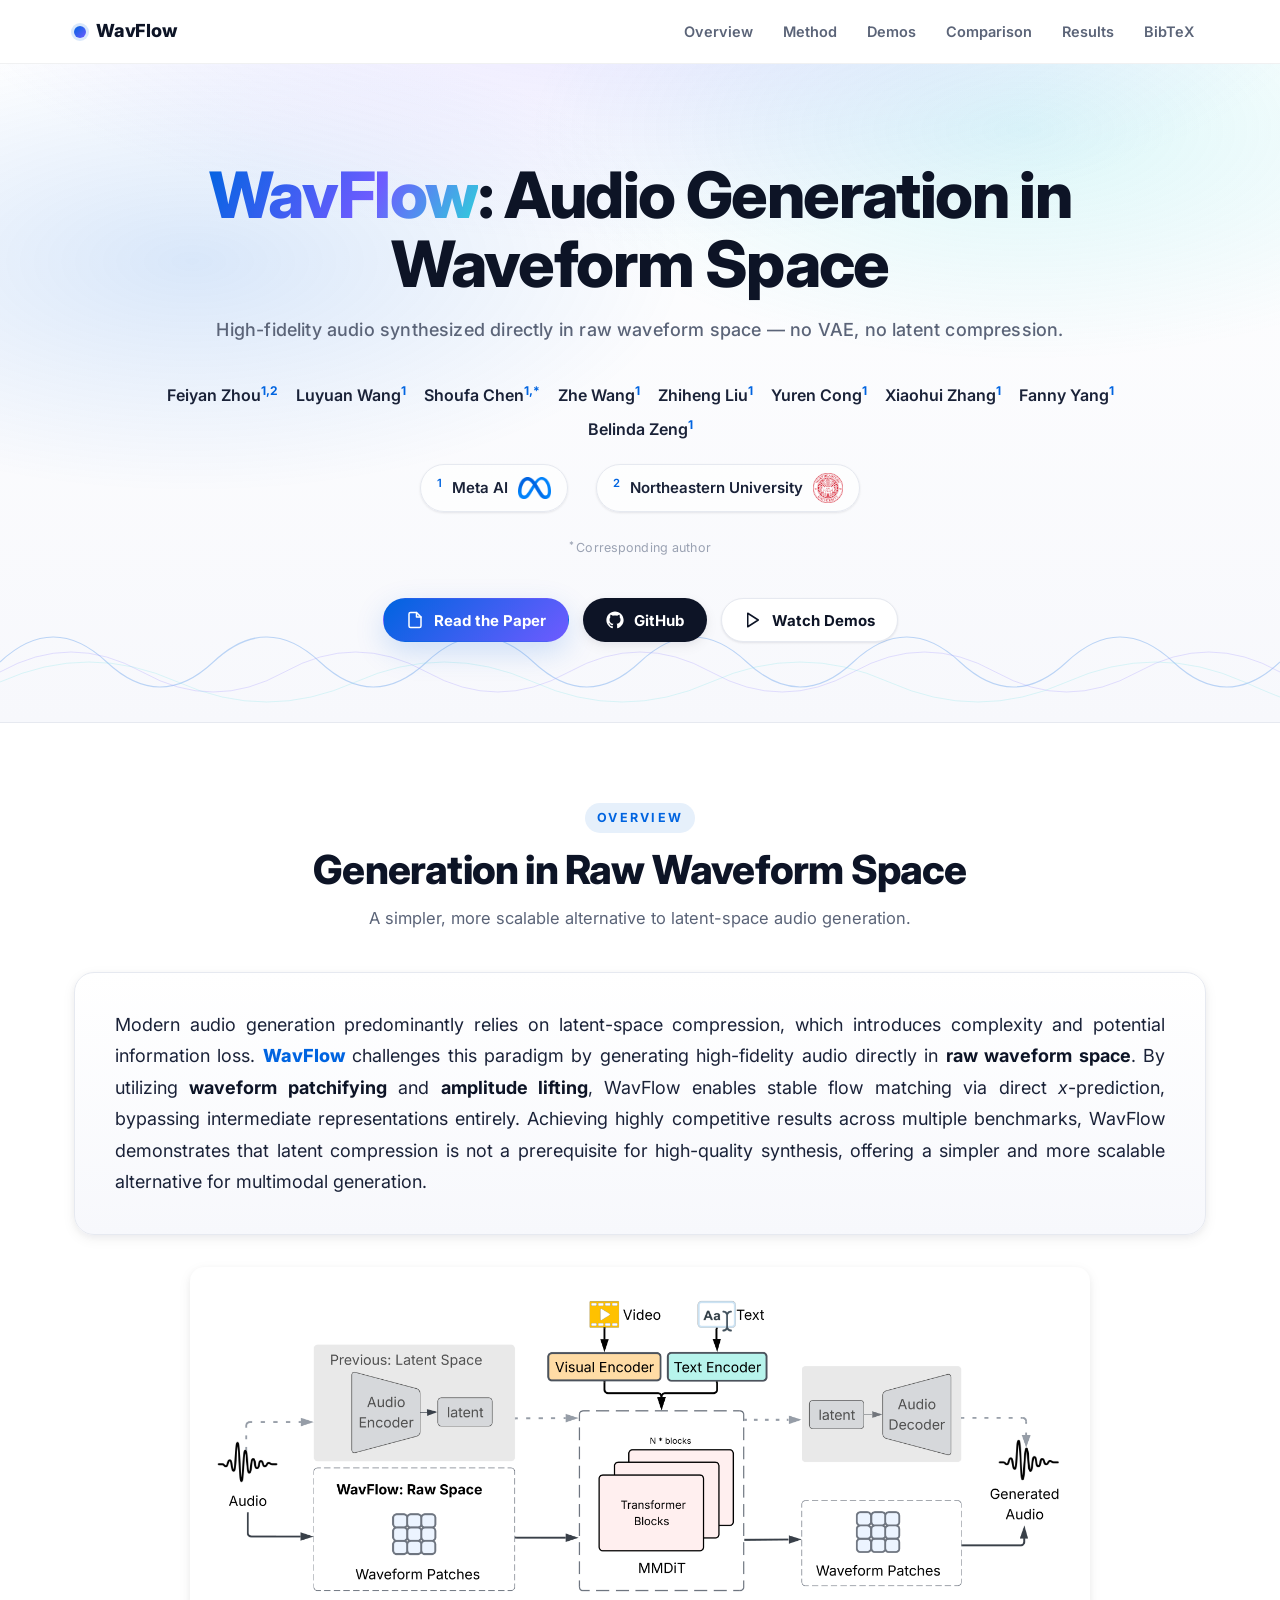
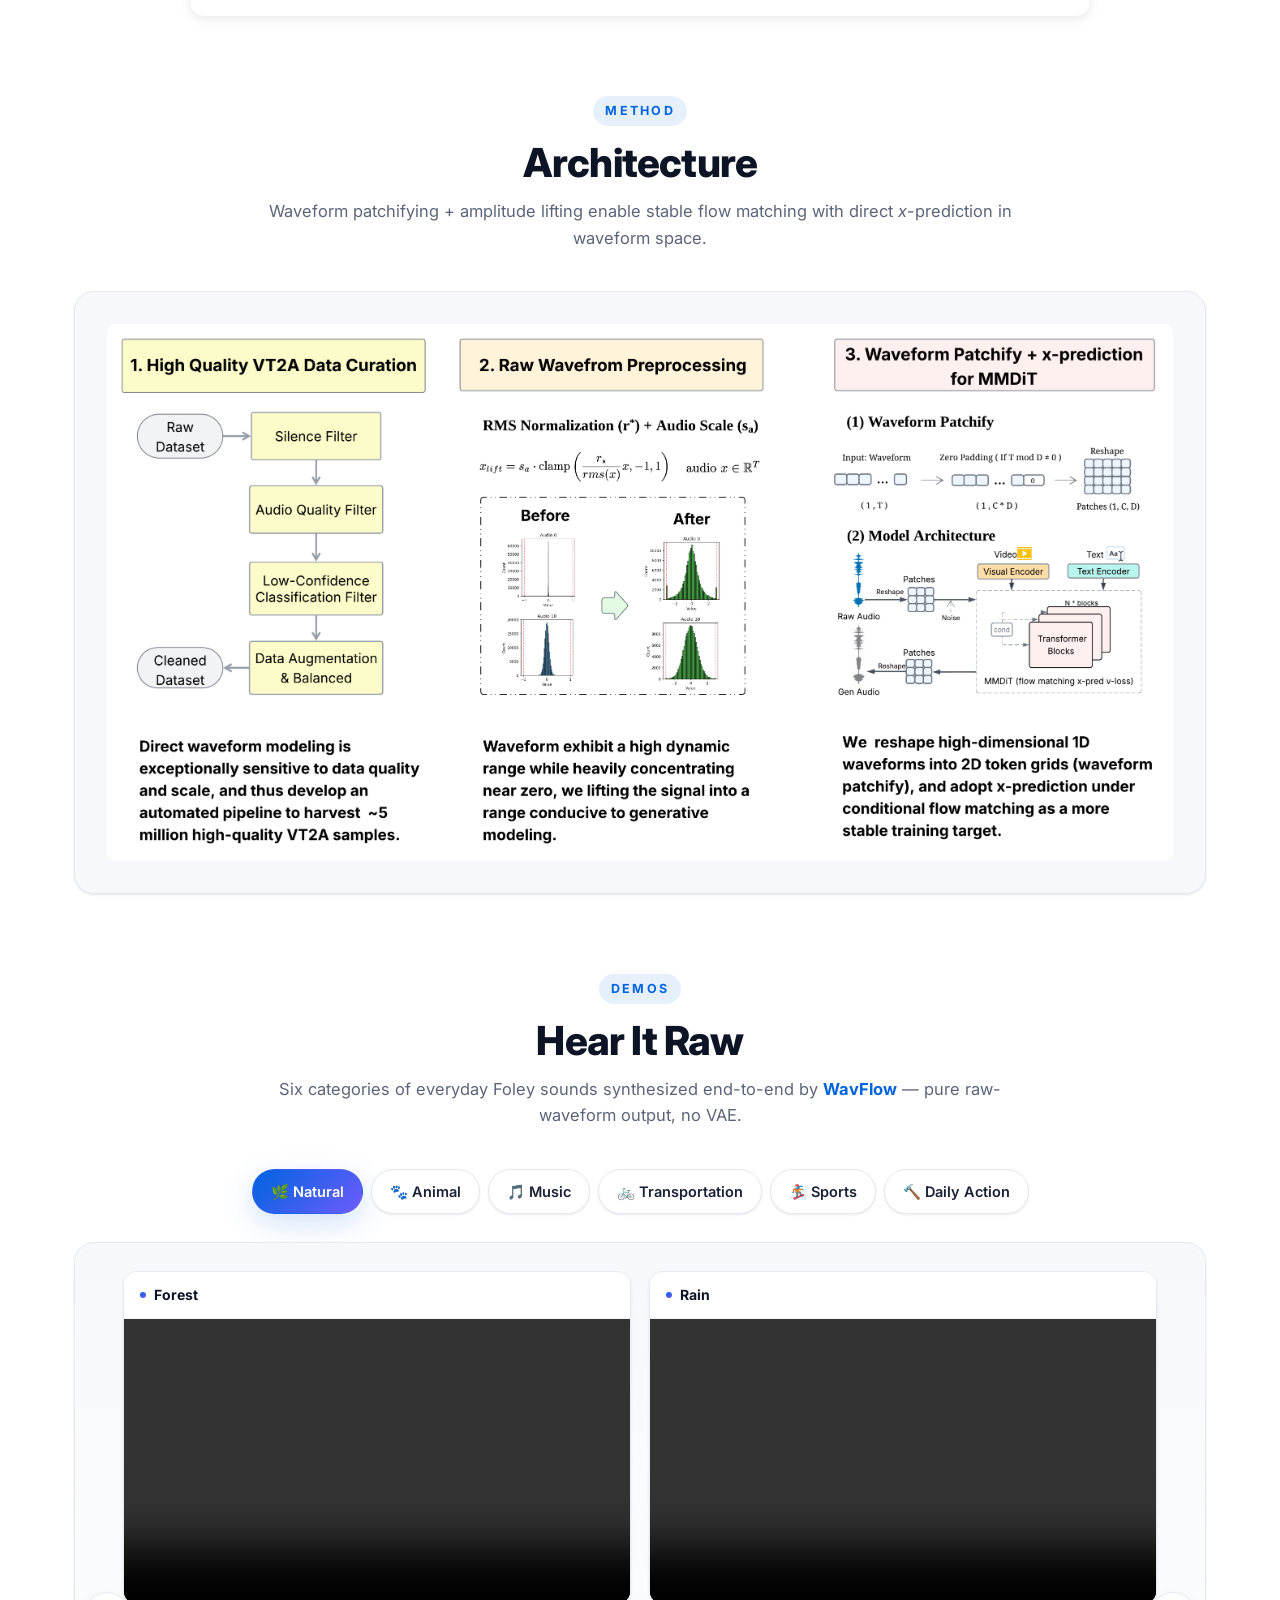
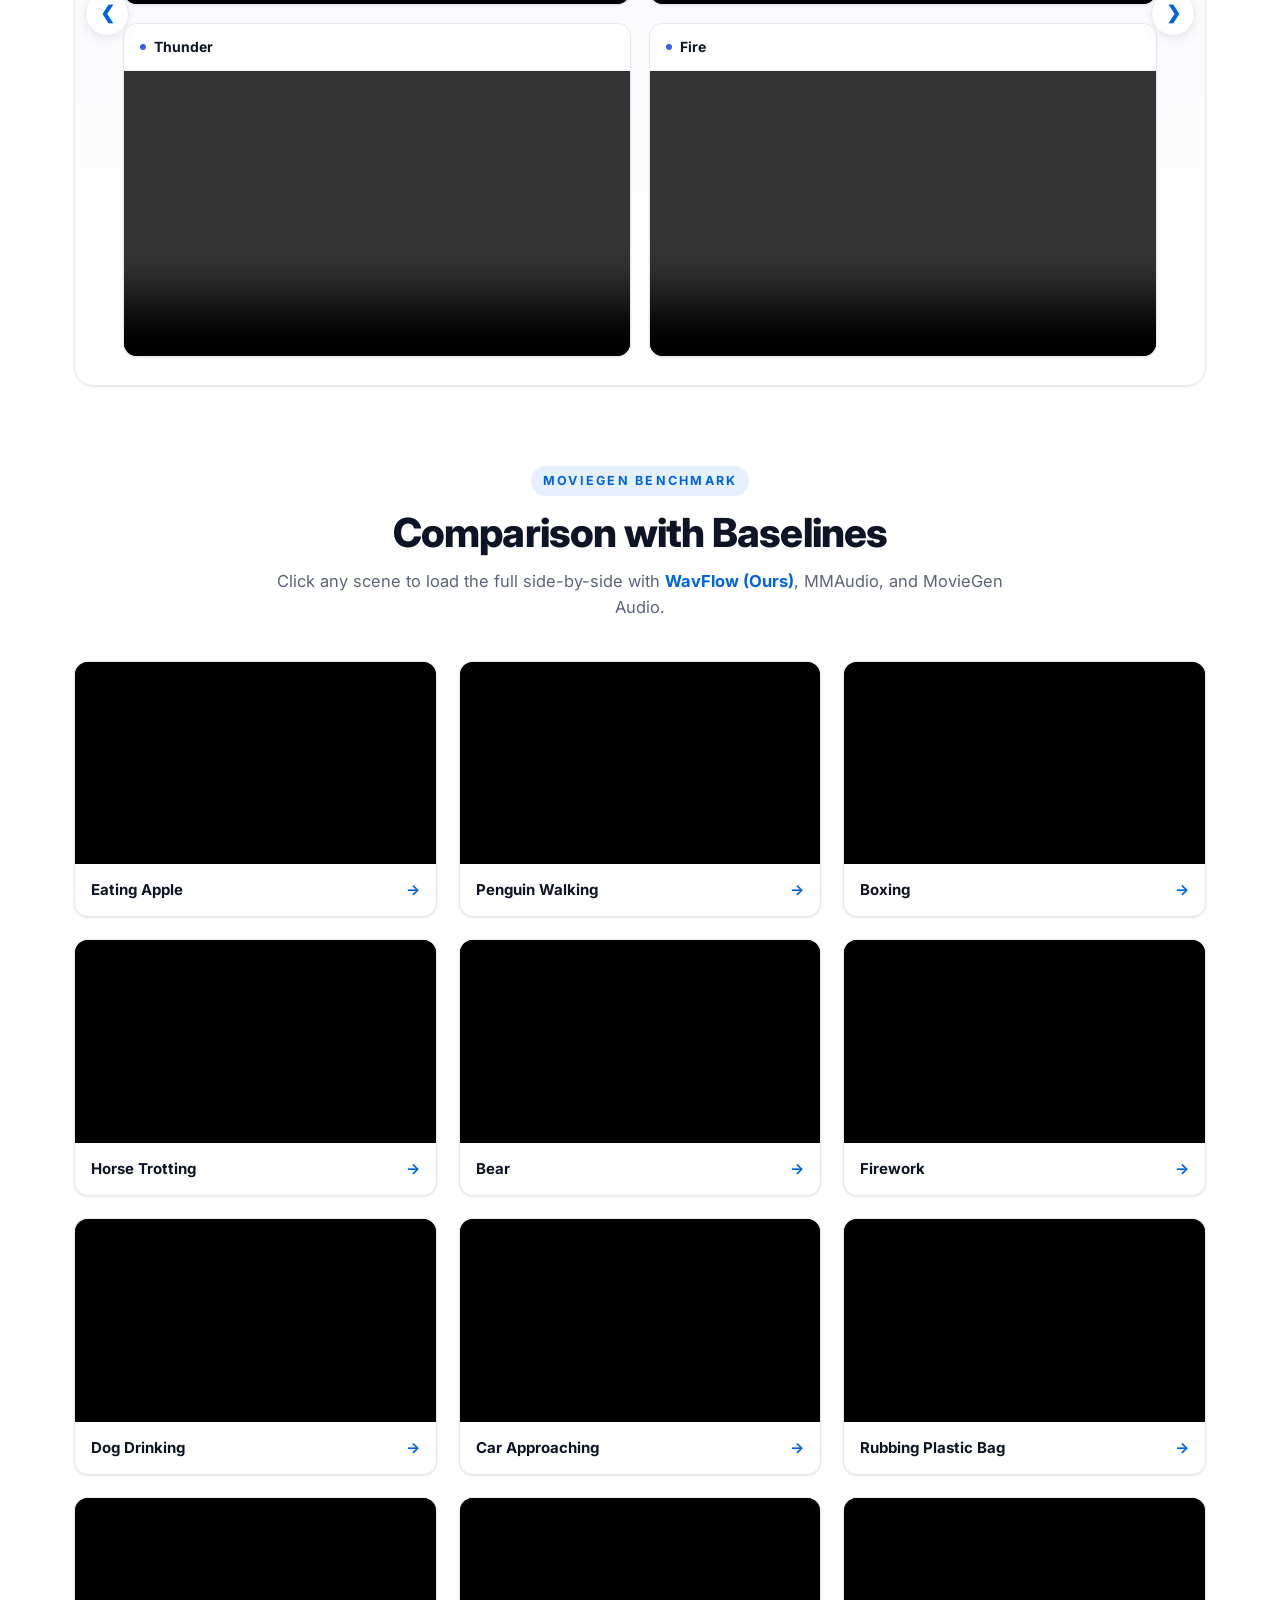
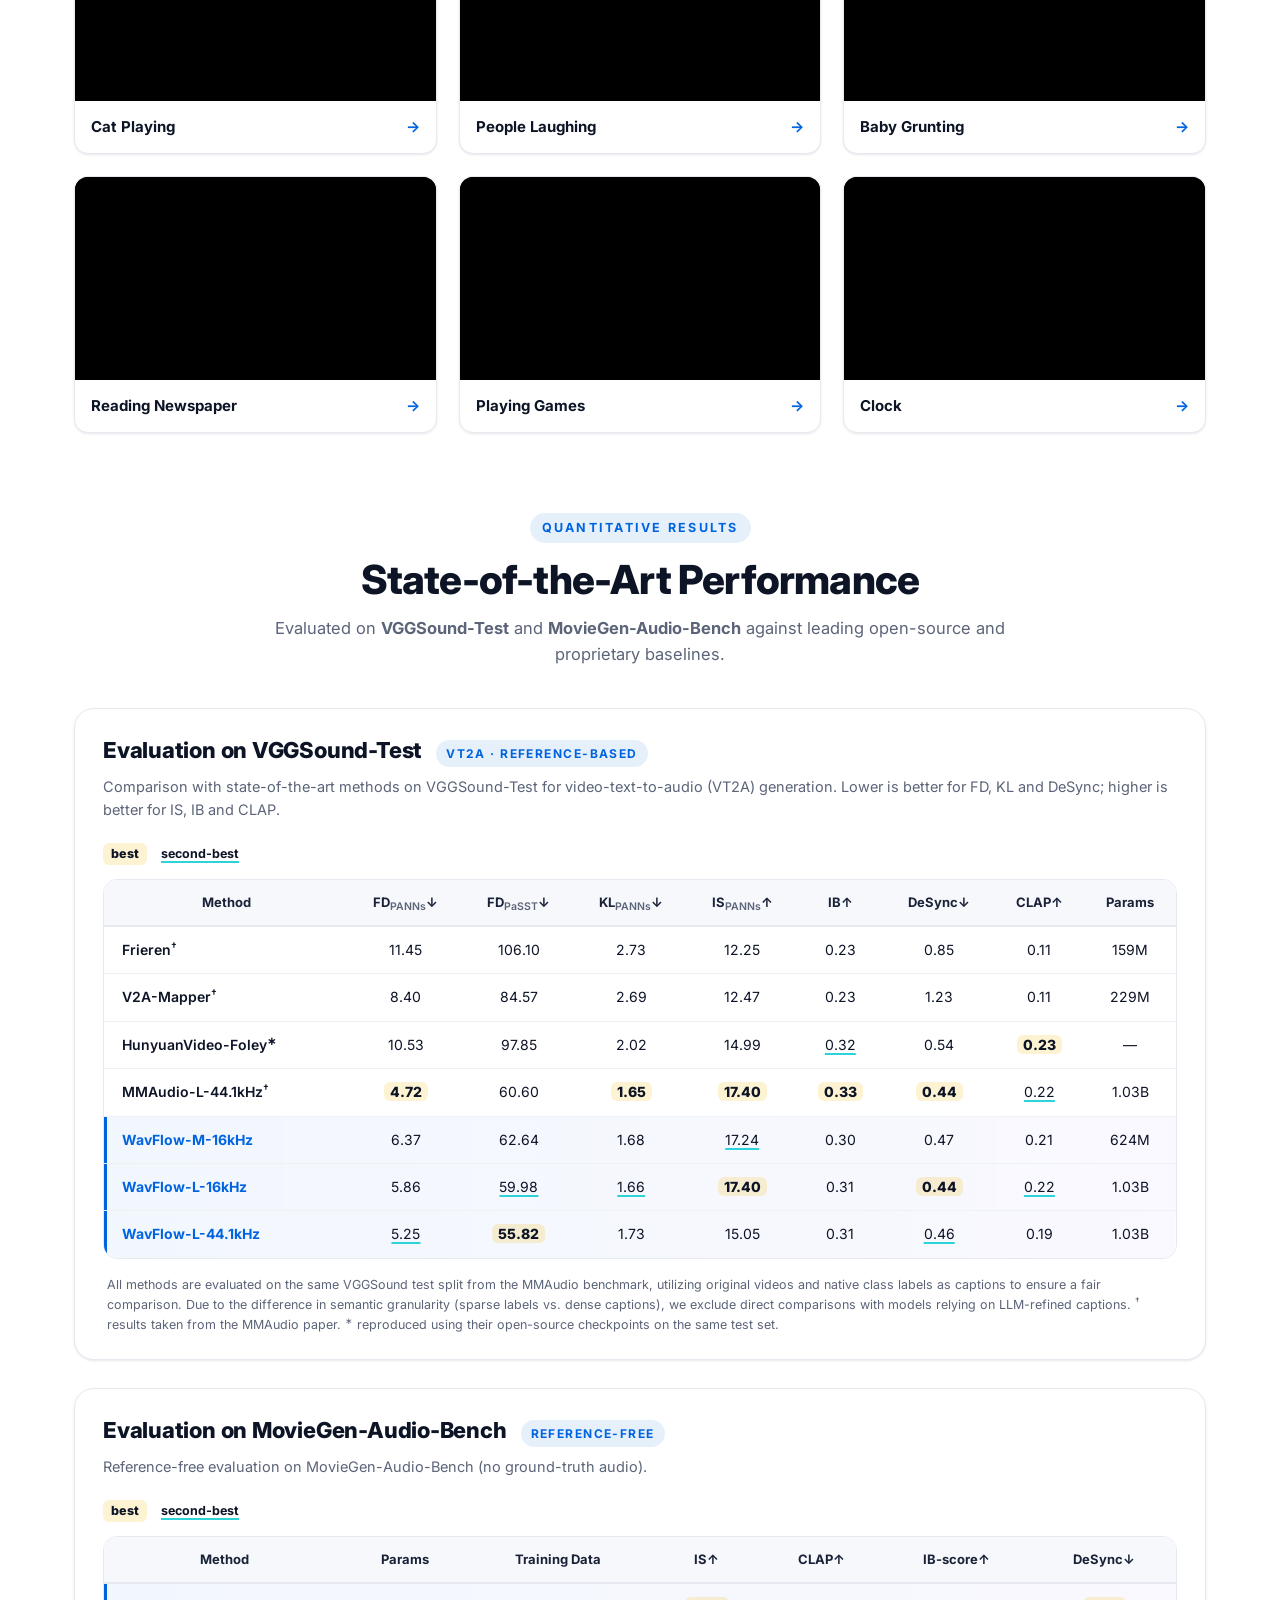
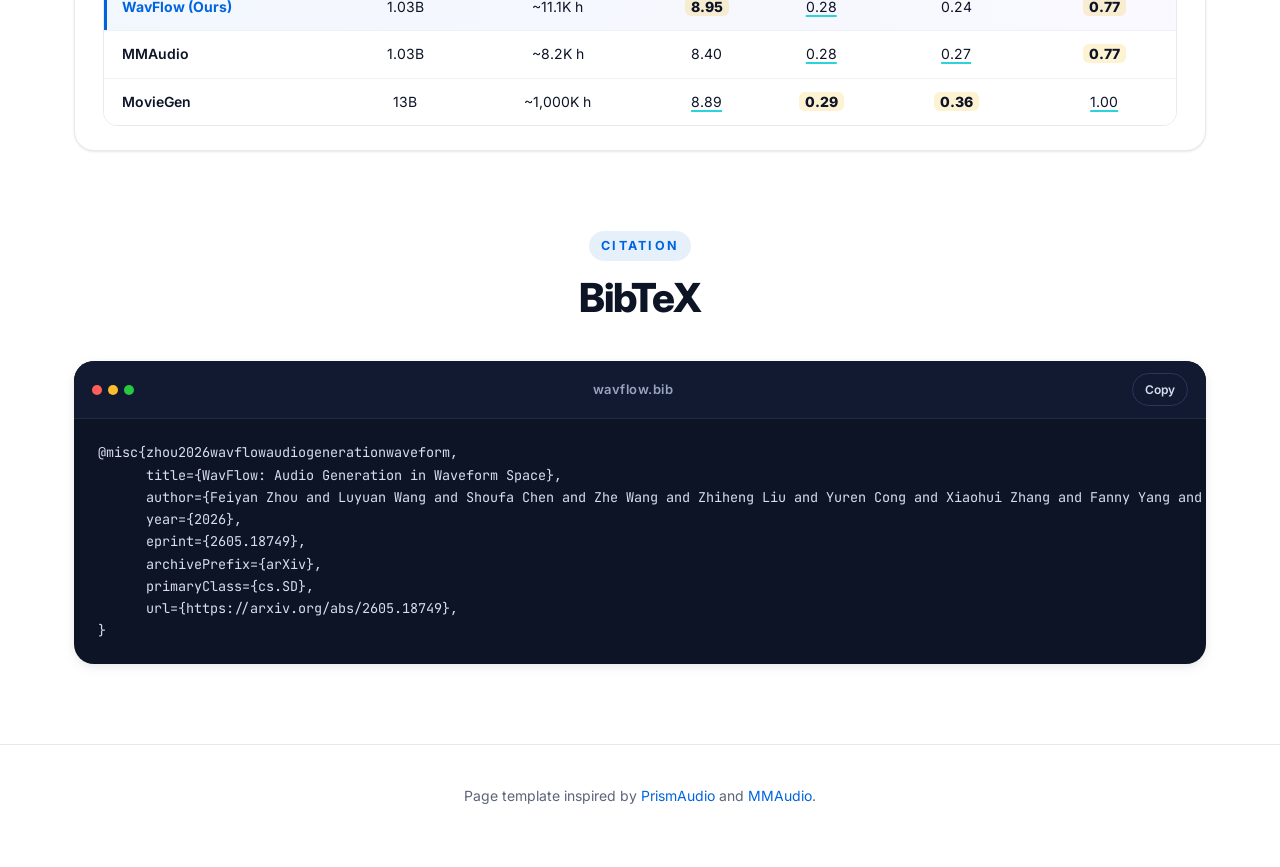
<file: index.html>
<!DOCTYPE html>
<html lang="en">
<head>
    <meta charset="UTF-8">
    <meta http-equiv="Cache-Control" content="no-cache, no-store, must-revalidate">
    <meta http-equiv="Pragma" content="no-cache">
    <meta http-equiv="Expires" content="0">
    <meta name="viewport" content="width=device-width, initial-scale=1">
    <title>WavFlow — Audio Generation in Waveform Space</title>
    <meta name="description" content="WavFlow generates high-fidelity audio directly in raw waveform space using waveform patchifying, amplitude lifting, and stable flow matching.">

    <link rel="icon" type="image/png" href="images/icon.png">

    <link rel="preconnect" href="https://fonts.googleapis.com">
    <link rel="preconnect" href="https://fonts.gstatic.com" crossorigin>
    <link href="https://fonts.googleapis.com/css2?family=Inter:wght@400;500;600;700;800;900&family=JetBrains+Mono:wght@400;500&display=swap" rel="stylesheet">

    <link href="https://cdn.jsdelivr.net/npm/bootstrap@5.0.1/dist/css/bootstrap.min.css" rel="stylesheet"
        integrity="sha384-+0n0xVW2eSR5OomGNYDnhzAbDsOXxcvSN1TPprVMTNDbiYZCxYbOOl7+AMvyTG2x" crossorigin="anonymous">
    <link rel="stylesheet" href="style.css">
</head>
<body>

    <!-- ============== Top nav ============== -->
    <nav class="topnav">
        <div class="topnav__inner">
            <a class="topnav__brand" href="#top">
                <span class="topnav__dot"></span>
                <span>WavFlow</span>
            </a>
            <div class="topnav__links">
                <a href="#overview">Overview</a>
                <a href="#method">Method</a>
                <a href="#demos">Demos</a>
                <a href="#benchmark">Comparison</a>
                <a href="#results">Results</a>
                <a href="#bibtex">BibTeX</a>
            </div>
        </div>
    </nav>

    <!-- ============== HERO ============== -->
    <header id="top" class="hero">
        <div class="hero__inner">
            <h1 class="hero__title">
                <span class="grad">WavFlow</span>: Audio Generation in <br>
                Waveform Space
            </h1>
            <p class="hero__tagline">
                High-fidelity audio synthesized directly in raw waveform space — no VAE, no latent compression.
            </p>

            <!-- Authors -->
            <div class="authors">
                <span class="author"><a href="https://zhoufeiyn.github.io/" target="_blank" rel="noopener">Feiyan Zhou<sup>1,2</sup></a></span>
                <span class="author"><a href="https://www.luyuan.wang/" target="_blank" rel="noopener">Luyuan Wang<sup>1</sup></a></span>
                <span class="author"><a href="https://www.shoufachen.com/" target="_blank" rel="noopener">Shoufa Chen<sup>1,&#42;</sup></a></span>
                <span class="author"><a href="https://wangzheallen.github.io/" target="_blank" rel="noopener">Zhe Wang<sup>1</sup></a></span>
                <span class="author"><a href="https://johanan528.github.io/" target="_blank" rel="noopener">Zhiheng Liu<sup>1</sup></a></span>
                <span class="author"><a href="https://yrcong.github.io/" target="_blank" rel="noopener">Yuren Cong<sup>1</sup></a></span>
                <span class="author"><a href="https://www.linkedin.com/in/xiaohui-zhang-79569539" target="_blank" rel="noopener">Xiaohui Zhang<sup>1</sup></a></span>
                <span class="author"><a href="https://www.linkedin.com/in/fanny-yang-035861128" target="_blank" rel="noopener">Fanny Yang<sup>1</sup></a></span>
                <span class="author"><a href="https://www.linkedin.com/in/belindazeng" target="_blank" rel="noopener">Belinda Zeng<sup>1</sup></a></span>
            </div>

            <!-- Affiliations -->
            <div class="affiliations">
                <span class="affiliation">
                    <sup>1</sup> Meta AI
                    <img src="images/meta.png" alt="Meta" class="affiliation-logo">
                </span>
                <span class="affiliation">
                    <sup>2</sup> Northeastern University
                    <img src="images/northeastern.png" alt="Northeastern University" class="affiliation-logo affiliation-logo--lg">
                </span>
            </div>

            <p class="corresponding-author"><sup>&#42;</sup>Corresponding author</p>

            <!-- CTAs -->
            <div class="link-btns">
                <a href="https://arxiv.org/abs/2605.18749" class="btn btn-primary" target="_blank" rel="noopener">
                    <svg viewBox="0 0 24 24" fill="none" stroke="currentColor" stroke-width="2" stroke-linecap="round" stroke-linejoin="round"><path d="M14 2H6a2 2 0 0 0-2 2v16a2 2 0 0 0 2 2h12a2 2 0 0 0 2-2V8z"/><polyline points="14 2 14 8 20 8"/></svg>
                    Read the Paper
                </a>
                <a href="https://github.com/facebookresearch/wavflow" class="btn btn-dark" target="_blank" rel="noopener">
                    <svg viewBox="0 0 24 24" fill="currentColor"><path d="M12 .5C5.65.5.5 5.65.5 12c0 5.08 3.29 9.39 7.86 10.91.58.11.79-.25.79-.56 0-.27-.01-1.01-.02-1.99-3.2.7-3.87-1.54-3.87-1.54-.52-1.33-1.28-1.69-1.28-1.69-1.05-.71.08-.7.08-.7 1.16.08 1.77 1.19 1.77 1.19 1.03 1.77 2.71 1.26 3.37.96.1-.75.4-1.26.73-1.55-2.55-.29-5.24-1.28-5.24-5.7 0-1.26.45-2.29 1.18-3.1-.12-.29-.51-1.46.11-3.04 0 0 .96-.31 3.16 1.18.92-.26 1.9-.39 2.88-.39.98 0 1.96.13 2.88.39 2.2-1.49 3.16-1.18 3.16-1.18.62 1.58.23 2.75.11 3.04.74.81 1.18 1.84 1.18 3.1 0 4.43-2.7 5.41-5.27 5.69.41.36.78 1.06.78 2.14 0 1.55-.01 2.8-.01 3.18 0 .31.21.68.8.56C20.21 21.39 23.5 17.08 23.5 12 23.5 5.65 18.35.5 12 .5z"/></svg>
                    GitHub
                </a>
                <a href="#demos" class="btn btn-ghost">
                    <svg viewBox="0 0 24 24" fill="none" stroke="currentColor" stroke-width="2" stroke-linecap="round" stroke-linejoin="round"><polygon points="5 3 19 12 5 21 5 3"/></svg>
                    Watch Demos
                </a>
            </div>
        </div>
        <div class="hero__wave" aria-hidden="true"></div>
    </header>

    <!-- ============== OVERVIEW ============== -->
    <section id="overview">
        <div class="container">
            <div class="section-head">
                <span class="section-eyebrow">Overview</span>
                <h2 class="section-title">Generation in Raw Waveform Space</h2>
                <p class="section-subtitle">
                    A simpler, more scalable alternative to latent-space audio generation.
                </p>
            </div>

            <div class="abstract-card">
                <p>
                    Modern audio generation predominantly relies on latent-space compression,
                    which introduces complexity and potential information loss.
                    <span class="metablue strong">WavFlow</span> challenges this paradigm by
                    generating high-fidelity audio directly in <b>raw waveform space</b>. By
                    utilizing <b>waveform patchifying</b> and <b>amplitude lifting</b>,
                    WavFlow enables stable flow matching via direct <i>x</i>-prediction,
                    bypassing intermediate representations entirely. Achieving
                    highly competitive results across multiple benchmarks,
                    WavFlow demonstrates that latent compression is not a prerequisite for
                    high-quality synthesis, offering a simpler and more scalable alternative
                    for multimodal generation.
                </p>
            </div>

            <div class="overview-figure-wrap">
                <img src="images/overview.png" alt="WavFlow overview" class="overview-figure">
            </div>
        </div>
    </section>

    <!-- ============== METHOD ============== -->
    <section id="method">
        <div class="container">
            <div class="section-head">
                <span class="section-eyebrow">Method</span>
                <h2 class="section-title">Architecture</h2>
                <p class="section-subtitle">
                    Waveform patchifying + amplitude lifting enable stable flow matching
                    with direct <i>x</i>-prediction in waveform space.
                </p>
            </div>

            <div class="method-figure-wrap">
                <img src="images/Architecture.png" alt="WavFlow architecture">
            </div>
        </div>
    </section>

    <!-- ============== DEMOS ============== -->
    <section id="demos">
        <div class="container">
            <div class="section-head">
                <span class="section-eyebrow">Demos</span>
                <h2 class="section-title">Hear It Raw</h2>
                <p class="section-subtitle">
                    Six categories of everyday Foley sounds synthesized end-to-end by
                    <span class="metablue strong">WavFlow</span> — pure raw-waveform output, no VAE.
                </p>
            </div>

            <!-- Tab buttons -->
            <div class="tab-nav">
                <button class="tab-btn" data-idx="0">🌿 Natural</button>
                <button class="tab-btn" data-idx="1">🐾 Animal</button>
                <button class="tab-btn" data-idx="2">🎵 Music</button>
                <button class="tab-btn" data-idx="3">🚲 Transportation</button>
                <button class="tab-btn" data-idx="4">🏂 Sports</button>
                <button class="tab-btn" data-idx="5">🔨 Daily Action</button>
            </div>

            <!-- Sliding viewport -->
            <div class="slider-viewport">
                <button class="slider-arrow slider-prev" aria-label="Previous">&#10094;</button>
                <button class="slider-arrow slider-next" aria-label="Next">&#10095;</button>

                <div class="slider-track">

                    <!-- ===== Panel 0: Natural ===== -->
                    <div class="slider-panel">
                        <div class="demo-grid">
                            <div class="demo-card">
                                <div class="video-header">Forest</div>
                                <video controls preload="metadata"><source src="videos/demo/0_natural_1_forest.mp4" type="video/mp4"></video>
                            </div>
                            <div class="demo-card">
                                <div class="video-header">Rain</div>
                                <video controls preload="metadata"><source src="videos/demo/0_natural_2_rain.mp4" type="video/mp4"></video>
                            </div>
                            <div class="demo-card">
                                <div class="video-header">Thunder</div>
                                <video controls preload="metadata"><source src="videos/demo/0_natural_3_thunder.mp4" type="video/mp4"></video>
                            </div>
                            <div class="demo-card">
                                <div class="video-header">Fire</div>
                                <video controls preload="metadata"><source src="videos/demo/0_natural_4_volcano.mp4" type="video/mp4"></video>
                            </div>
                        </div>
                    </div>

                    <!-- ===== Panel 1: Animal ===== -->
                    <div class="slider-panel">
                        <div class="demo-grid">
                            <div class="demo-card">
                                <div class="video-header">Frog</div>
                                <video controls preload="metadata"><source src="videos/demo/1_animal_1_frog.mp4" type="video/mp4"></video>
                            </div>
                            <div class="demo-card">
                                <div class="video-header">Cat</div>
                                <video controls preload="metadata"><source src="videos/demo/1_animal_2_cat.mp4" type="video/mp4"></video>
                            </div>
                            <div class="demo-card">
                                <div class="video-header">Duck</div>
                                <video controls preload="metadata"><source src="videos/demo/1_animal_2_duck.mp4" type="video/mp4"></video>
                            </div>
                            <div class="demo-card">
                                <div class="video-header">Wolf</div>
                                <video controls preload="metadata"><source src="videos/demo/1_animal3_wolf.mp4" type="video/mp4"></video>
                            </div>
                        </div>
                    </div>

                    <!-- ===== Panel 2: Music ===== -->
                    <div class="slider-panel">
                        <div class="demo-grid">
                            <div class="demo-card">
                                <div class="video-header">Dizi (Chinese Flute)</div>
                                <video controls preload="metadata"><source src="videos/demo/2_music_dizi.mp4" type="video/mp4"></video>
                            </div>
                            <div class="demo-card">
                                <div class="video-header">Drum</div>
                                <video controls preload="metadata"><source src="videos/demo/2_music_drum.mp4" type="video/mp4"></video>
                            </div>
                            <div class="demo-card">
                                <div class="video-header">Guitar</div>
                                <video controls preload="metadata"><source src="videos/demo/2_music_guitar.mp4" type="video/mp4"></video>
                            </div>
                            <div class="demo-card">
                                <div class="video-header">Piano</div>
                                <video controls preload="metadata"><source src="videos/demo/2_music_paino.mp4" type="video/mp4"></video>
                            </div>
                        </div>
                    </div>

                    <!-- ===== Panel 3: Transport ===== -->
                    <div class="slider-panel">
                        <div class="demo-grid">
                            <div class="demo-card">
                                <div class="video-header">Bicycle</div>
                                <video controls preload="metadata"><source src="videos/demo/3_transport_bycycle.mp4" type="video/mp4"></video>
                            </div>
                            <div class="demo-card">
                                <div class="video-header">Jeep</div>
                                <video controls preload="metadata"><source src="videos/demo/3_transport_motor.mp4" type="video/mp4"></video>
                            </div>
                            <div class="demo-card">
                                <div class="video-header">Ship</div>
                                <video controls preload="metadata"><source src="videos/demo/3_transport_ship.mp4" type="video/mp4"></video>
                            </div>
                            <div class="demo-card">
                                <div class="video-header">Train</div>
                                <video controls preload="metadata"><source src="videos/demo/3_transport_train.mp4" type="video/mp4"></video>
                            </div>
                        </div>
                    </div>

                    <!-- ===== Panel 4: Sport ===== -->
                    <div class="slider-panel">
                        <div class="demo-grid">
                            <div class="demo-card">
                                <div class="video-header">Skateboard</div>
                                <video controls preload="metadata"><source src="videos/demo/4_sport_skateboard.mp4" type="video/mp4"></video>
                            </div>
                            <div class="demo-card">
                                <div class="video-header">Diving</div>
                                <video controls preload="metadata"><source src="videos/demo/4_sport_diving.mp4" type="video/mp4"></video>
                            </div>
                            <div class="demo-card">
                                <div class="video-header">Skiing</div>
                                <video controls preload="metadata"><source src="videos/demo/4_sport_ski.mp4" type="video/mp4"></video>
                            </div>
                            <div class="demo-card">
                                <div class="video-header">Swimming</div>
                                <video controls preload="metadata"><source src="videos/demo/4_sport_swim.mp4" type="video/mp4"></video>
                            </div>
                        </div>
                    </div>

                    <!-- ===== Panel 5: Action ===== -->
                    <div class="slider-panel">
                        <div class="demo-grid">
                            <div class="demo-card">
                                <div class="video-header">Stirring Water</div>
                                <video controls preload="metadata"><source src="videos/demo/6_action.mp4" type="video/mp4"></video>
                            </div>
                            <div class="demo-card">
                                <div class="video-header">Drilling</div>
                                <video controls preload="metadata"><source src="videos/demo/7_drilling.mp4" type="video/mp4"></video>
                            </div>
                            <div class="demo-card">
                                <div class="video-header">Pouring Cereal</div>
                                <video controls preload="metadata"><source src="videos/demo/6_action2.mp4" type="video/mp4"></video>
                            </div>
                            <div class="demo-card">
                                <div class="video-header">Water Flow</div>
                                <video controls preload="metadata"><source src="videos/demo/6_action3.mp4" type="video/mp4"></video>
                            </div>
                        </div>
                    </div>

                </div><!-- /.slider-track -->
            </div><!-- /.slider-viewport -->
        </div>
    </section>

    <!-- ============== BENCHMARK: MovieGen ============== -->
    <section id="benchmark">
        <div class="container">
            <div class="section-head">
                <span class="section-eyebrow">MovieGen Benchmark</span>
                <h2 class="section-title">Comparison with Baselines</h2>
                <p class="section-subtitle">
                    Click any scene to load the full side-by-side with
                    <span class="metablue strong">WavFlow (Ours)</span>, MMAudio,
                    and MovieGen Audio.
                </p>
            </div>

            <div class="benchmark-grid" id="moviegen-grid">
                <!-- cards inserted by JS -->
            </div>

            <!-- Modal for case comparison -->
            <dialog id="benchmark-modal" class="benchmark-dialog">
                <form method="dialog" class="modal-close-form">
                    <button class="modal-close" aria-label="Close" value="close">&times;</button>
                </form>
                <div class="modal-eyebrow">Side-by-side comparison</div>
                <h2 id="modal-title" class="modal-title">Title</h2>
                <div class="modal-divider"></div>
                <div class="modal-subhead">Comparisons with Baselines</div>
                <div class="compare-grid">
                    <div class="compare-cell is-ours">
                        <div class="video-header">WavFlow (Ours)</div>
                        <video id="modal-wavflow" controls preload="metadata" playsinline></video>
                    </div>
                    <div class="compare-cell">
                        <div class="video-header">MMAudio</div>
                        <video id="modal-mmaudio" controls preload="metadata" playsinline></video>
                    </div>
                    <div class="compare-cell">
                        <div class="video-header">MovieGen Audio</div>
                        <video id="modal-moviegen" controls preload="metadata" playsinline></video>
                    </div>
                </div>
            </dialog>
        </div>
    </section>

    <!-- ============== QUANTITATIVE RESULTS ============== -->
    <section id="results">
        <div class="container">
            <div class="section-head">
                <span class="section-eyebrow">Quantitative Results</span>
                <h2 class="section-title">State-of-the-Art Performance</h2>
                <p class="section-subtitle">
                    Evaluated on <b>VGGSound-Test</b> and <b>MovieGen-Audio-Bench</b> against
                    leading open-source and proprietary baselines.
                </p>
            </div>

            <!-- VGGSound -->
            <div class="results-card">
                <div class="results-card-head">
                    <h3 class="results-subtitle">Evaluation on VGGSound-Test</h3>
                    <span class="results-tag">VT2A · Reference-based</span>
                </div>
                <p class="results-caption">
                    Comparison with state-of-the-art methods on VGGSound-Test for video-text-to-audio
                    (VT2A) generation. Lower is better for FD, KL and DeSync; higher is better
                    for IS, IB and CLAP.
                </p>
                <div class="legend">
                    <span class="legend-item"><span class="legend-best">best</span></span>
                    <span class="legend-item"><span class="legend-second">second-best</span></span>
                </div>

                <div class="results-table-wrap">
                    <table class="results-table">
                        <thead>
                            <tr>
                                <th>Method</th>
                                <th>FD<sub>PANNs</sub>&darr;</th>
                                <th>FD<sub>PaSST</sub>&darr;</th>
                                <th>KL<sub>PANNs</sub>&darr;</th>
                                <th>IS<sub>PANNs</sub>&uarr;</th>
                                <th>IB&uarr;</th>
                                <th>DeSync&darr;</th>
                                <th>CLAP&uarr;</th>
                                <th>Params</th>
                            </tr>
                        </thead>
                        <tbody>
                            <tr>
                                <td class="method">Frieren<sup>&dagger;</sup></td>
                                <td>11.45</td><td>106.10</td><td>2.73</td><td>12.25</td><td>0.23</td><td>0.85</td><td>0.11</td><td>159M</td>
                            </tr>
                            <tr>
                                <td class="method">V2A-Mapper<sup>&dagger;</sup></td>
                                <td>8.40</td><td>84.57</td><td>2.69</td><td>12.47</td><td>0.23</td><td>1.23</td><td>0.11</td><td>229M</td>
                            </tr>
                            <tr>
                                <td class="method">HunyuanVideo-Foley<sup>&lowast;</sup></td>
                                <td>10.53</td><td>97.85</td><td>2.02</td><td>14.99</td><td><u>0.32</u></td><td>0.54</td><td><b>0.23</b></td><td>&mdash;</td>
                            </tr>
                            <tr>
                                <td class="method">MMAudio-L-44.1kHz<sup>&dagger;</sup></td>
                                <td><b>4.72</b></td><td>60.60</td><td><b>1.65</b></td><td><b>17.40</b></td><td><b>0.33</b></td><td><b>0.44</b></td><td><u>0.22</u></td><td>1.03B</td>
                            </tr>
                            <tr class="ours-row">
                                <td class="method"><span class="metablue strong">WavFlow-M-16kHz</span></td>
                                <td>6.37</td><td>62.64</td><td>1.68</td><td><u>17.24</u></td><td>0.30</td><td>0.47</td><td>0.21</td><td>624M</td>
                            </tr>
                            <tr class="ours-row">
                                <td class="method"><span class="metablue strong">WavFlow-L-16kHz</span></td>
                                <td>5.86</td><td><u>59.98</u></td><td><u>1.66</u></td><td><b>17.40</b></td><td>0.31</td><td><b>0.44</b></td><td><u>0.22</u></td><td>1.03B</td>
                            </tr>
                            <tr class="ours-row">
                                <td class="method"><span class="metablue strong">WavFlow-L-44.1kHz</span></td>
                                <td><u>5.25</u></td><td><b>55.82</b></td><td>1.73</td><td>15.05</td><td>0.31</td><td><u>0.46</u></td><td>0.19</td><td>1.03B</td>
                            </tr>
                        </tbody>
                    </table>
                </div>

                <p class="results-footnote">
                    All methods are evaluated on the same VGGSound test split from the
                    MMAudio benchmark, utilizing original videos and native class labels as
                    captions to ensure a fair comparison. Due to the difference in semantic
                    granularity (sparse labels vs. dense captions), we exclude direct comparisons
                    with models relying on LLM-refined captions.
                    <sup>&dagger;</sup> results taken from the MMAudio paper.
                    <sup>&lowast;</sup> reproduced using their open-source checkpoints on the same test set.
                </p>
            </div>

            <!-- MovieGen-Audio-Bench -->
            <div class="results-card">
                <div class="results-card-head">
                    <h3 class="results-subtitle">Evaluation on MovieGen-Audio-Bench</h3>
                    <span class="results-tag">Reference-free</span>
                </div>
                <p class="results-caption">
                    Reference-free evaluation on MovieGen-Audio-Bench (no ground-truth audio).
                </p>
                <div class="legend">
                    <span class="legend-item"><span class="legend-best">best</span></span>
                    <span class="legend-item"><span class="legend-second">second-best</span></span>
                </div>

                <div class="results-table-wrap">
                    <table class="results-table">
                        <thead>
                            <tr>
                                <th>Method</th>
                                <th>Params</th>
                                <th>Training Data</th>
                                <th>IS&uarr;</th>
                                <th>CLAP&uarr;</th>
                                <th>IB-score&uarr;</th>
                                <th>DeSync&darr;</th>
                            </tr>
                        </thead>
                        <tbody>
                            <tr class="ours-row">
                                <td class="method"><span class="metablue strong">WavFlow (Ours)</span></td>
                                <td>1.03B</td>
                                <td>~11.1K&nbsp;h</td>
                                <td><b>8.95</b></td>
                                <td><u>0.28</u></td>
                                <td>0.24</td>
                                <td><b>0.77</b></td>
                            </tr>
                            <tr>
                                <td class="method">MMAudio</td>
                                <td>1.03B</td>
                                <td>~8.2K&nbsp;h</td>
                                <td>8.40</td>
                                <td><u>0.28</u></td>
                                <td><u>0.27</u></td>
                                <td><b>0.77</b></td>
                            </tr>
                            <tr>
                                <td class="method">MovieGen</td>
                                <td>13B</td>
                                <td>~1,000K&nbsp;h</td>
                                <td><u>8.89</u></td>
                                <td><b>0.29</b></td>
                                <td><b>0.36</b></td>
                                <td><u>1.00</u></td>
                            </tr>
                        </tbody>
                    </table>
                </div>
            </div>
        </div>
    </section>

    <!-- ============== BIBTEX ============== -->
    <section id="bibtex">
        <div class="container">
            <div class="section-head">
                <span class="section-eyebrow">Citation</span>
                <h2 class="section-title">BibTeX</h2>
            </div>

            <div class="bibtex-card">
                <div class="bibtex-bar">
                    <span class="bibtex-dots">
                        <span></span><span></span><span></span>
                    </span>
                    <span style="margin-left:auto;margin-right:auto;letter-spacing:0.04em;">wavflow.bib</span>
                    <button class="bibtex-copy" id="bibtex-copy-btn" type="button">Copy</button>
                </div>
<pre class="bibtex" id="bibtex-content">@misc{zhou2026wavflowaudiogenerationwaveform,
      title={WavFlow: Audio Generation in Waveform Space}, 
      author={Feiyan Zhou and Luyuan Wang and Shoufa Chen and Zhe Wang and Zhiheng Liu and Yuren Cong and Xiaohui Zhang and Fanny Yang and Belinda Zeng},
      year={2026},
      eprint={2605.18749},
      archivePrefix={arXiv},
      primaryClass={cs.SD},
      url={https://arxiv.org/abs/2605.18749}, 
}</pre>
            </div>
        </div>
    </section>

    <!-- ============== Footer ============== -->
    <footer class="site-footer">
        <div class="container">
            Page template inspired by
            <a href="https://prismaudio.github.io/" target="_blank" rel="noopener">PrismAudio</a> and
            <a href="https://hkchengrex.github.io/MMAudio/" target="_blank" rel="noopener">MMAudio</a>.
        </div>
    </footer>

    <!-- ============== Slider JS ============== -->
    <script>
    (function () {
        const NUM_PANELS = 6;
        let current = 0;

        const track = document.querySelector(".slider-track");
        const buttons = document.querySelectorAll(".tab-btn");
        const panels = document.querySelectorAll(".slider-panel");

        function pauseAllVideos() {
            document.querySelectorAll(".slider-track video").forEach(v => {
                if (!v.paused) v.pause();
            });
        }

        function goTo(idx) {
            current = (idx + NUM_PANELS) % NUM_PANELS;
            track.style.transform = "translateX(" + (-current * 100) + "%)";
            buttons.forEach((b, i) => b.classList.toggle("active", i === current));
            panels.forEach((p, i) => p.classList.toggle("active", i === current));
            pauseAllVideos();
        }

        buttons.forEach(btn => {
            btn.addEventListener("click", () => goTo(parseInt(btn.dataset.idx, 10)));
        });

        document.querySelector(".slider-prev").addEventListener("click", () => goTo(current - 1));
        document.querySelector(".slider-next").addEventListener("click", () => goTo(current + 1));

        document.addEventListener("keydown", (e) => {
            const tag = (document.activeElement && document.activeElement.tagName) || "";
            if (tag === "INPUT" || tag === "TEXTAREA") return;
            if (e.key === "ArrowLeft")  goTo(current - 1);
            if (e.key === "ArrowRight") goTo(current + 1);
        });

        let touchStartX = 0;
        track.addEventListener("touchstart", e => { touchStartX = e.touches[0].clientX; }, { passive: true });
        track.addEventListener("touchend", e => {
            const dx = e.changedTouches[0].clientX - touchStartX;
            if (Math.abs(dx) > 50) goTo(current + (dx < 0 ? 1 : -1));
        });

        goTo(0);
    })();
    </script>

    <!-- ============== Benchmark grid + modal JS ============== -->
    <script>
    (function () {
        const cases = [
            { id: 1,  label: "Eating Apple"        },
            { id: 2,  label: "Penguin Walking"     },
            { id: 3,  label: "Boxing"              },
            { id: 4,  label: "Horse Trotting"      },
            { id: 5,  label: "Bear"                },
            { id: 6,  label: "Firework"            },
            { id: 7,  label: "Dog Drinking"        },
            { id: 8,  label: "Car Approaching"     },
            { id: 9,  label: "Rubbing Plastic Bag" },
            { id: 10, label: "Cat Playing"         },
            { id: 11, label: "People Laughing"     },
            { id: 12, label: "Baby Grunting"       },
            { id: 13, label: "Reading Newspaper"   },
            { id: 14, label: "Playing Games"       },
            { id: 15, label: "Clock"               },
        ];

        function pad2(n) { return n < 10 ? "0" + n : "" + n; }
        function casePath(idx, model) {
            return "videos/moviegen/case" + pad2(idx) + "_" + model + ".mp4";
        }

        const grid = document.getElementById("moviegen-grid");
        cases.forEach(c => {
            const card = document.createElement("div");
            card.className = "benchmark-card";
            card.dataset.case = c.id;
            card.innerHTML = `
                <div class="card-video-wrap">
                    <video class="card-video" muted preload="metadata" playsinline
                           src="${casePath(c.id, "wavflow")}"></video>
                </div>
                <div class="card-label">${c.label}</div>
            `;
            grid.appendChild(card);

            const vid = card.querySelector("video");
            card.addEventListener("mouseenter", () => {
                vid.currentTime = 0;
                vid.play().catch(() => {});
            });
            card.addEventListener("mouseleave", () => {
                vid.pause();
                vid.currentTime = 0;
            });
            card.addEventListener("click", () => openModal(c));
        });

        const modal     = document.getElementById("benchmark-modal");
        const titleEl   = document.getElementById("modal-title");
        const players = {
            wavflow:  document.getElementById("modal-wavflow"),
            mmaudio:  document.getElementById("modal-mmaudio"),
            moviegen: document.getElementById("modal-moviegen"),
        };

        function openModal(c) {
            titleEl.textContent = c.label;
            for (const [m, v] of Object.entries(players)) {
                v.pause();
                v.src = casePath(c.id, m);
                v.load();
            }
            if (typeof modal.showModal === "function") {
                modal.showModal();
            } else {
                modal.setAttribute("open", "");
            }
        }

        modal.addEventListener("close", () => {
            for (const v of Object.values(players)) v.pause();
        });
    })();
    </script>

    <!-- ============== BibTeX copy JS ============== -->
    <script>
    (function () {
        const btn = document.getElementById("bibtex-copy-btn");
        const pre = document.getElementById("bibtex-content");
        if (!btn || !pre) return;
        btn.addEventListener("click", async () => {
            try {
                await navigator.clipboard.writeText(pre.textContent.trim());
                const old = btn.textContent;
                btn.textContent = "Copied ✓";
                setTimeout(() => { btn.textContent = old; }, 1500);
            } catch (e) {
                btn.textContent = "Press Ctrl+C";
                setTimeout(() => { btn.textContent = "Copy"; }, 1500);
            }
        });
    })();
    </script>

</body>
</html>
</file>
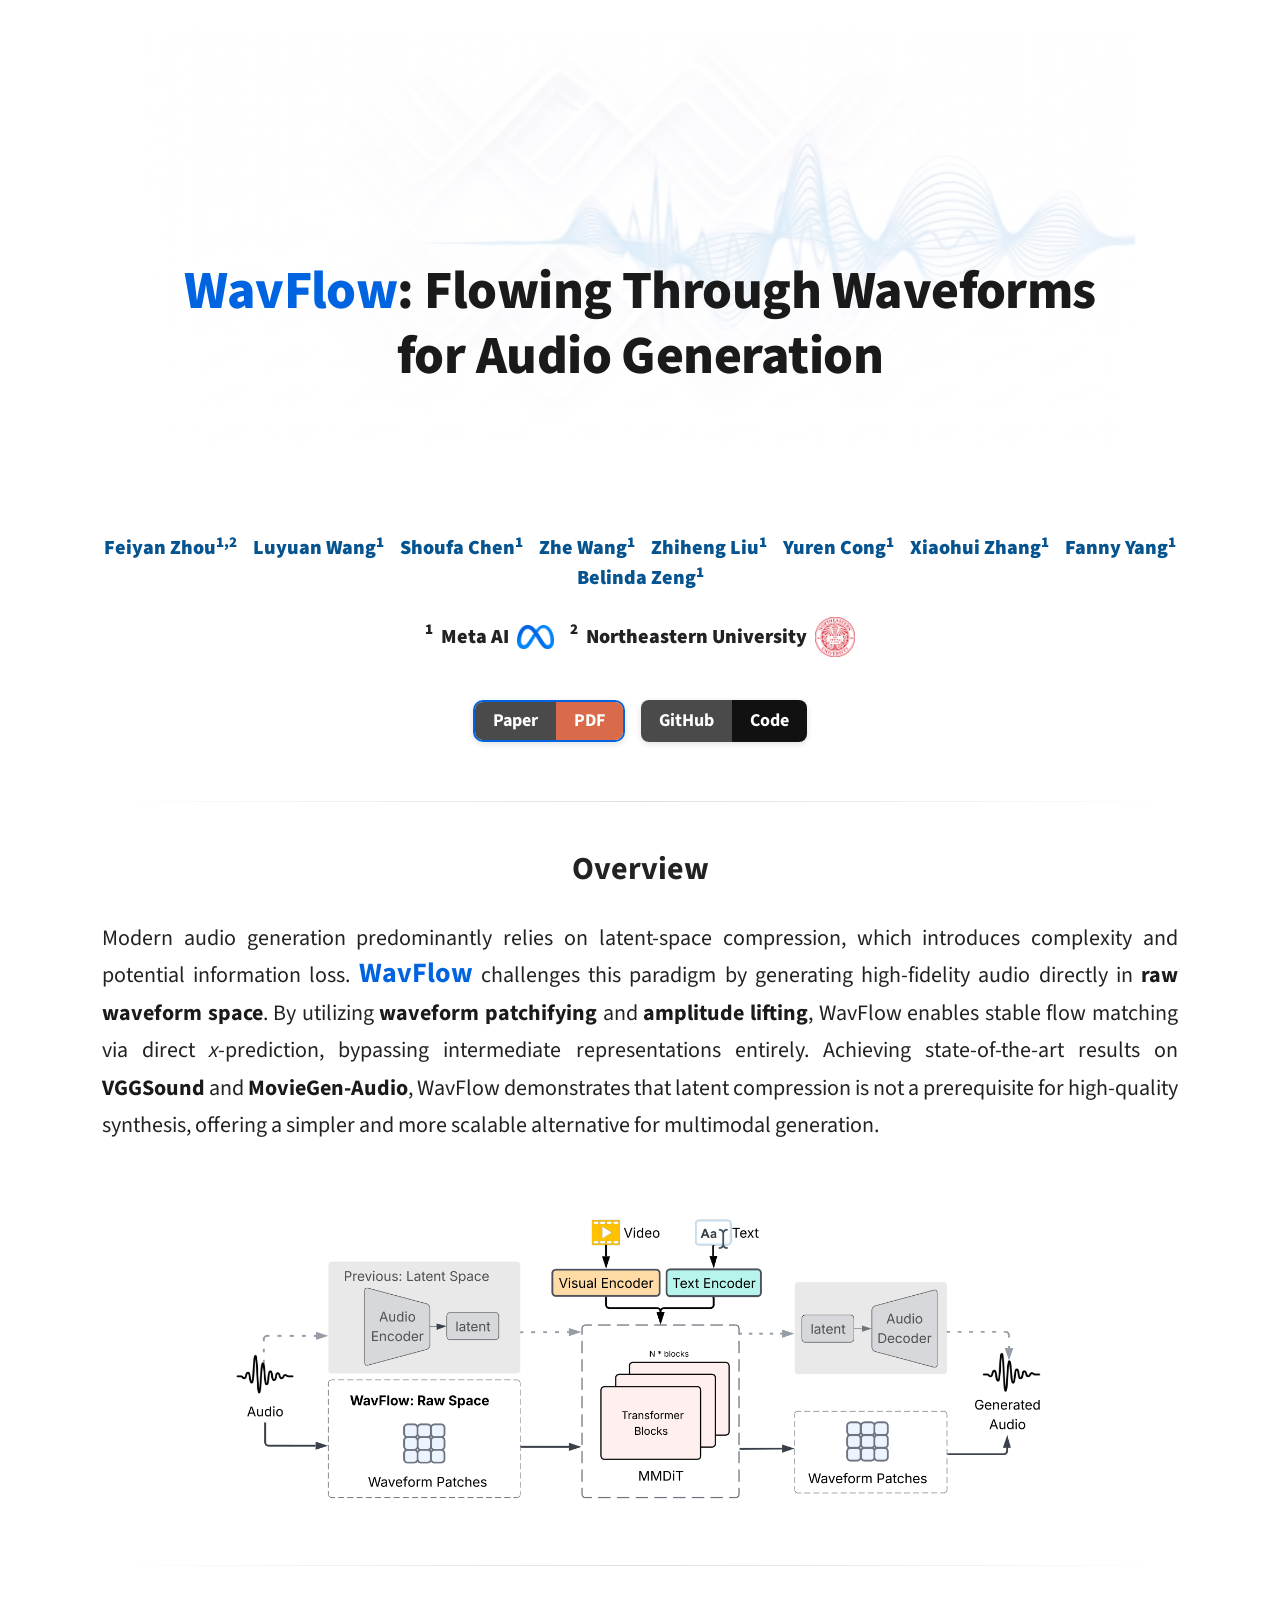
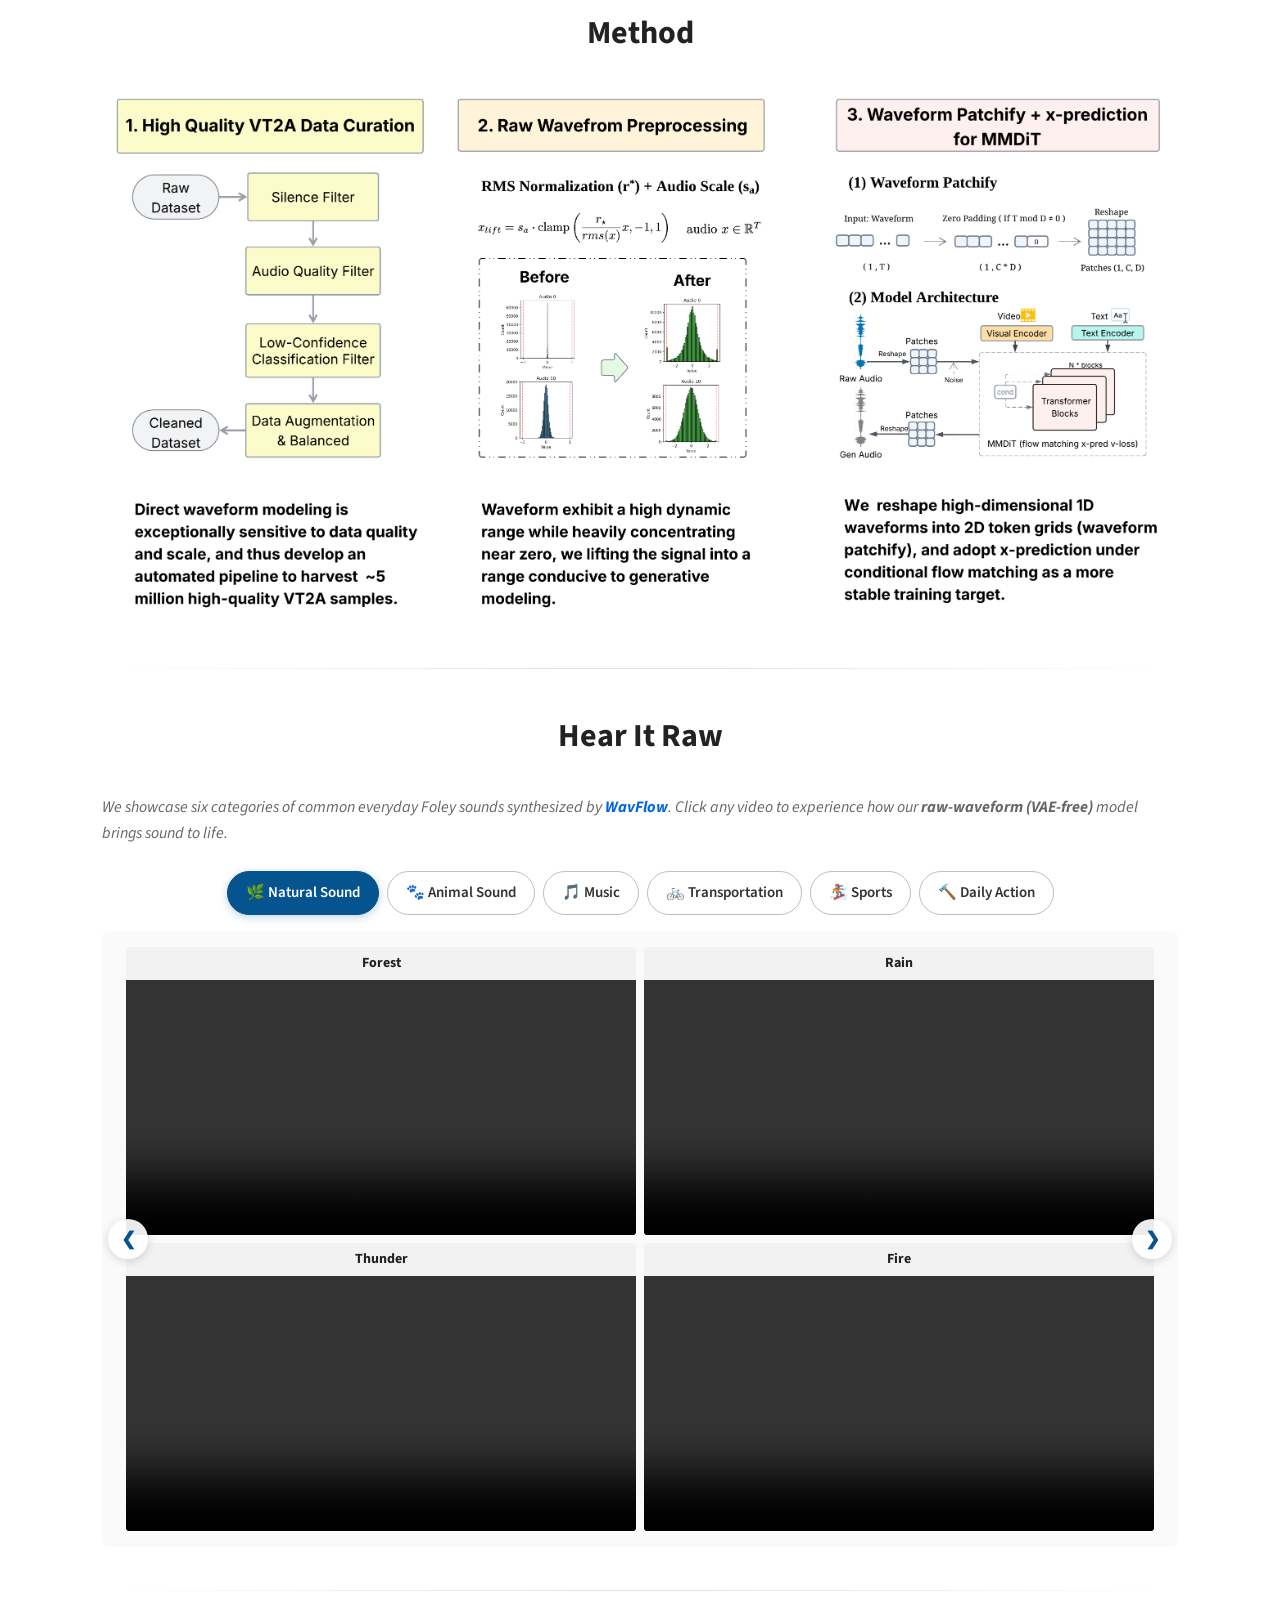
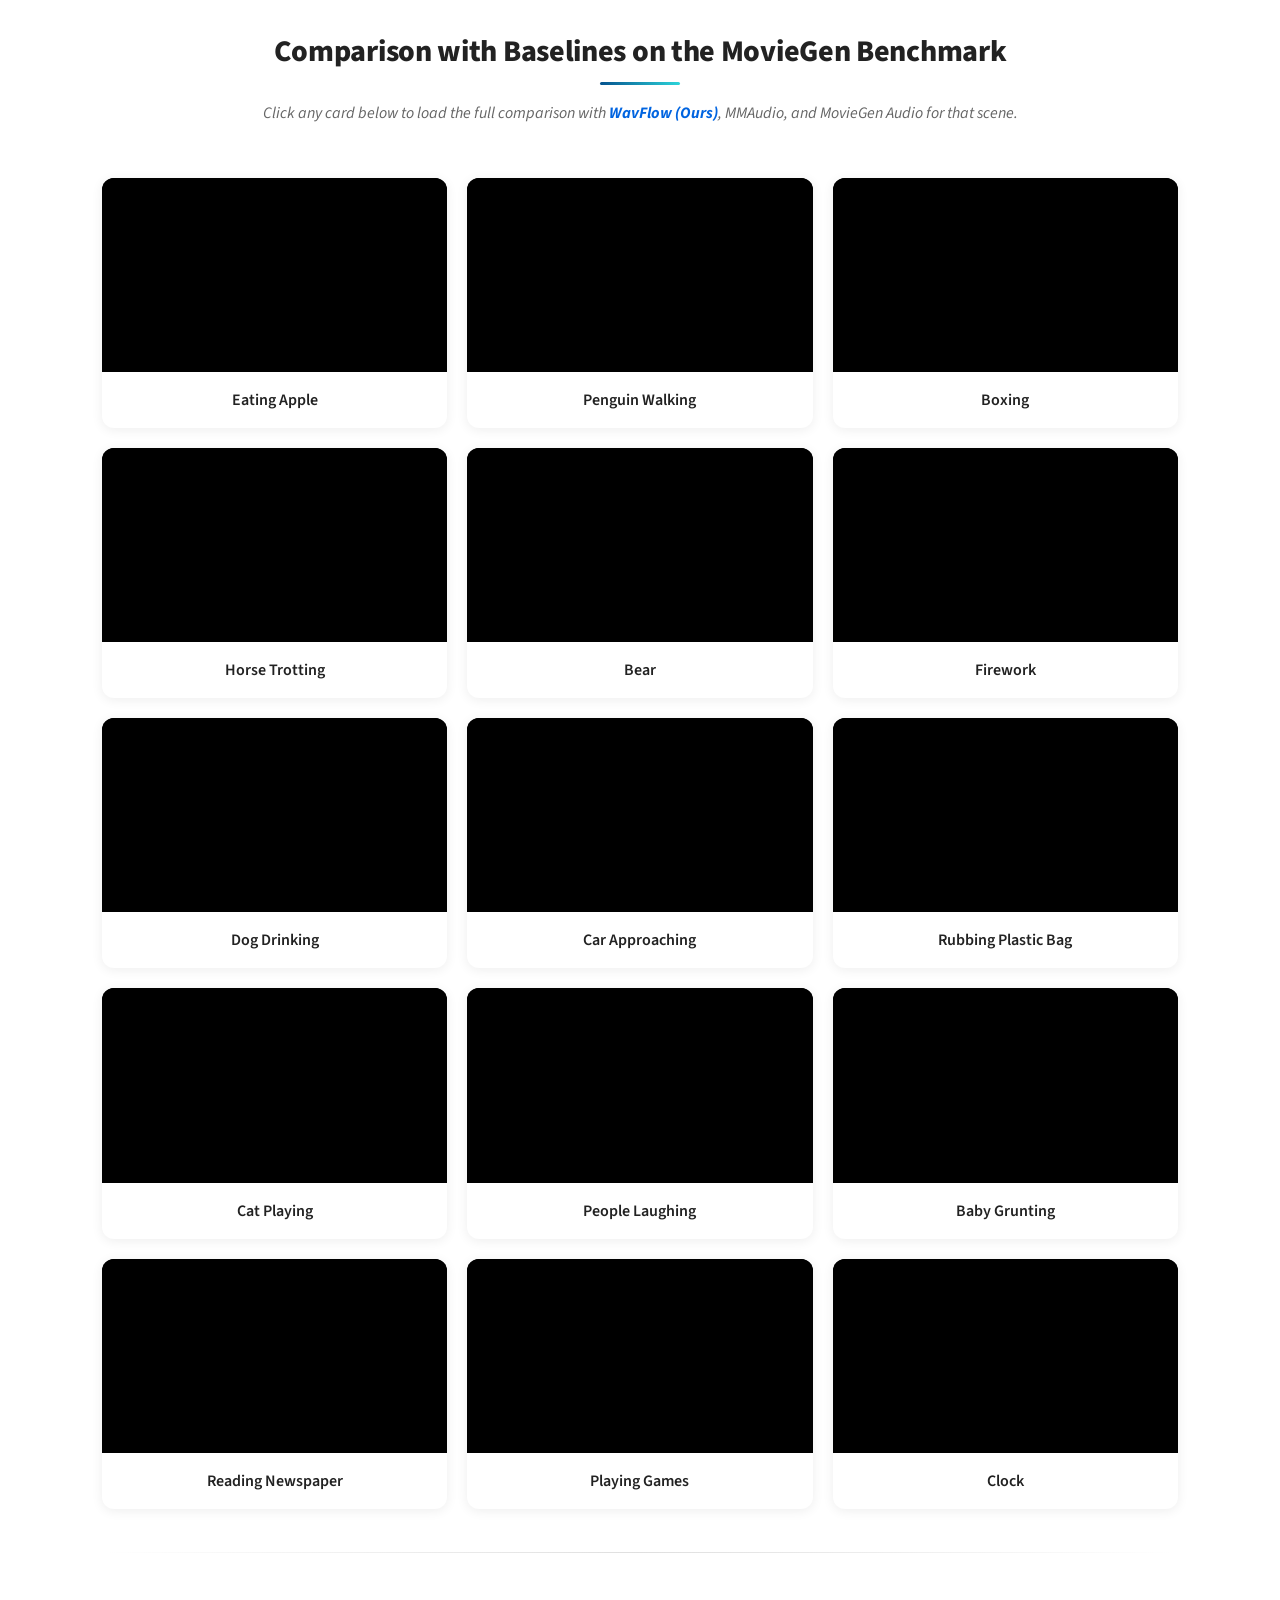
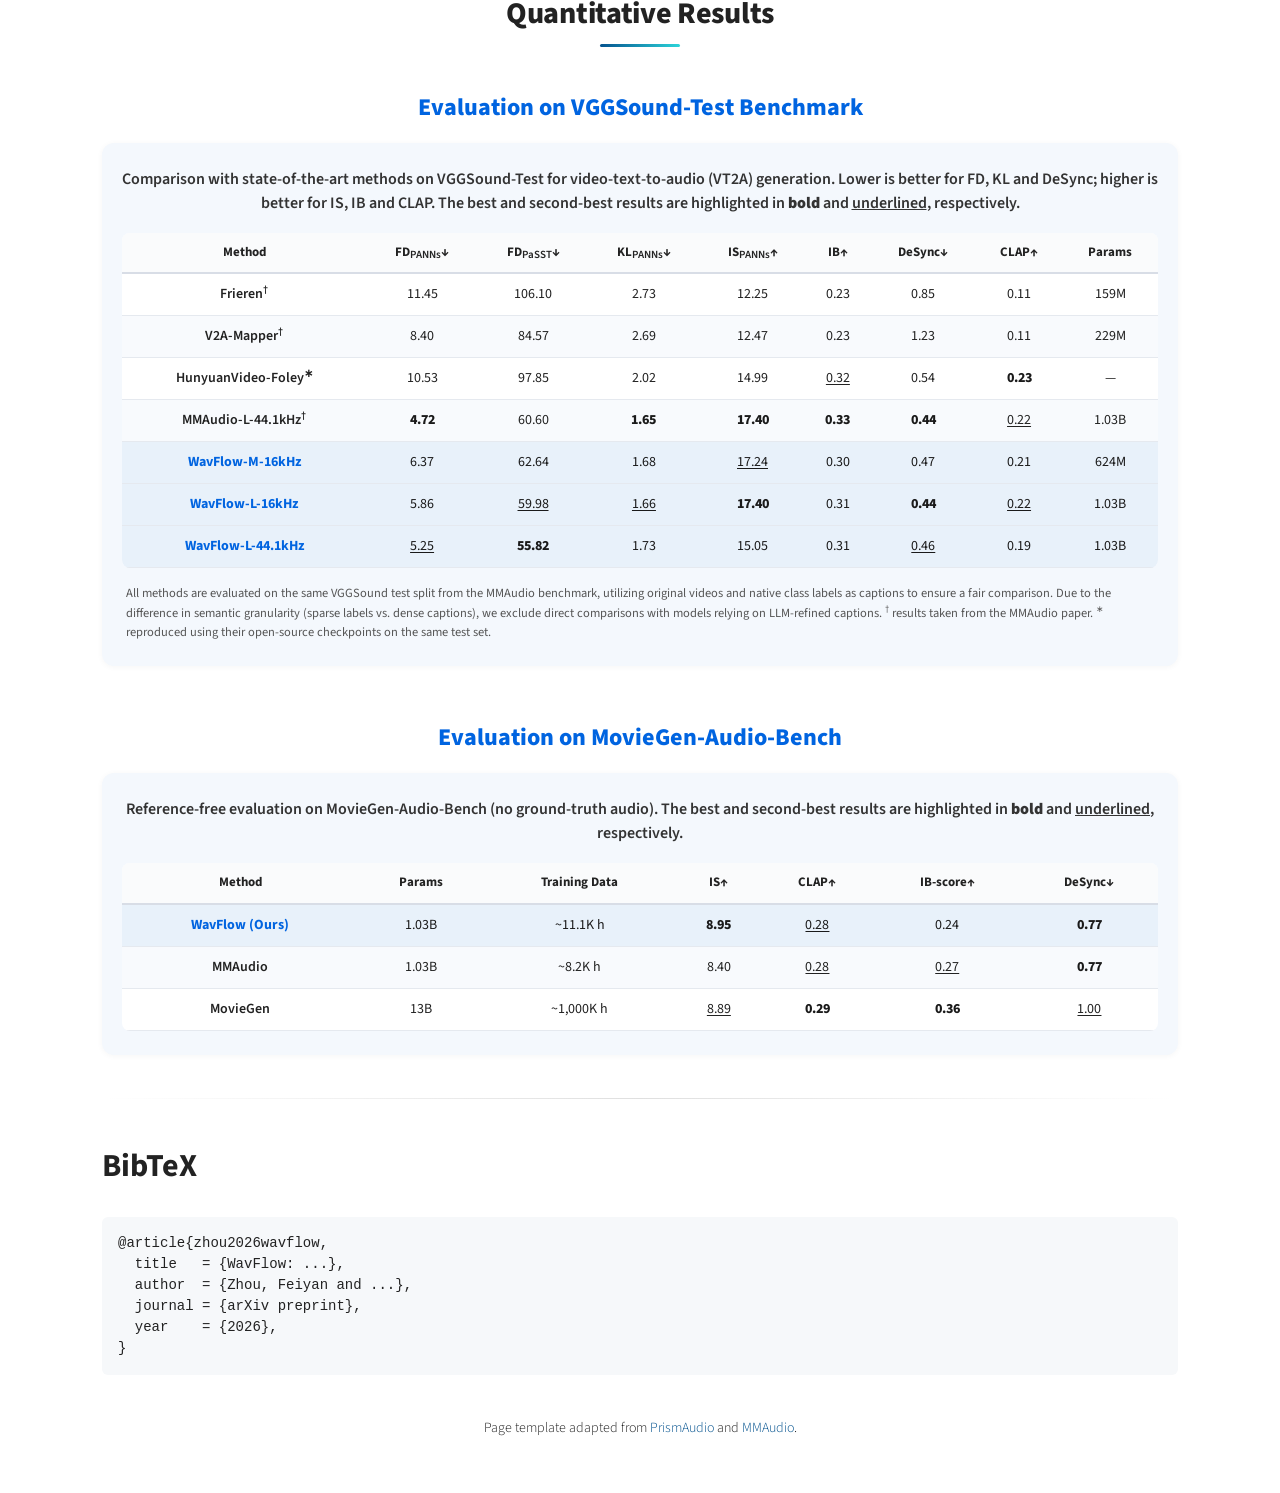
<file: docs/index.html>
<!DOCTYPE html>
<html lang="en">
<head>
    <link rel="preconnect" href="https://fonts.googleapis.com">
    <link rel="preconnect" href="https://fonts.gstatic.com" crossorigin>
    <link href="https://fonts.googleapis.com/css2?family=Source+Sans+3:wght@300;400;700;900&display=swap" rel="stylesheet">
    <meta charset="UTF-8">
    <meta http-equiv="Cache-Control" content="no-cache, no-store, must-revalidate">
    <meta http-equiv="Pragma" content="no-cache">
    <meta http-equiv="Expires" content="0">
    <title>WavFlow</title>

    <link rel="icon" type="image/png" href="images/icon.png">

    <meta name="viewport" content="width=device-width, initial-scale=1">
    <link href="https://cdn.jsdelivr.net/npm/bootstrap@5.0.1/dist/css/bootstrap.min.css" rel="stylesheet"
        integrity="sha384-+0n0xVW2eSR5OomGNYDnhzAbDsOXxcvSN1TPprVMTNDbiYZCxYbOOl7+AMvyTG2x" crossorigin="anonymous">

    <link rel="stylesheet" href="style.css">
</head>
<body>

    <!-- ============== TITLE HERO ============== -->
    <div class="title-hero">
        <div class="title-hero__inner">
            <h1 class="title-hero__title">
                <span class="metablue">WavFlow</span>: Flowing Through Waveforms<br>for Audio Generation
            </h1>
        </div>
    </div>

    <br>
    <div class="container">

        <div class="row text-center" style="font-size:24px">
            <div class="col">
                <!-- TODO: e.g. "Preprint 2026" -->
            </div>
        </div>
        <br>

        <div class="row text-center heavy justify-content-md-center" style="font-size:20px;">
            <div class="col-sm-auto px-lg-2"><nobr><a href="https://zhoufeiyn.github.io/" target="_blank" rel="noopener">Feiyan Zhou<sup>1,2</sup></a></nobr></div>
            <div class="col-sm-auto px-lg-2"><nobr><a href="https://www.luyuan.wang/" target="_blank" rel="noopener">Luyuan Wang<sup>1</sup></a></nobr></div>
            <div class="col-sm-auto px-lg-2"><nobr><a href="https://www.shoufachen.com/" target="_blank" rel="noopener">Shoufa Chen<sup>1</sup></a></nobr></div>
            <div class="col-sm-auto px-lg-2"><nobr><a href="https://wangzheallen.github.io/" target="_blank" rel="noopener">Zhe Wang<sup>1</sup></a></nobr></div>
            <div class="col-sm-auto px-lg-2"><nobr><a href="https://johanan528.github.io/" target="_blank" rel="noopener">Zhiheng Liu<sup>1</sup></a></nobr></div>
            <div class="col-sm-auto px-lg-2"><nobr><a href="https://yrcong.github.io/" target="_blank" rel="noopener">Yuren Cong<sup>1</sup></a></nobr></div>
            <div class="col-sm-auto px-lg-2"><nobr><a href="https://www.linkedin.com/in/xiaohui-zhang-79569539" target="_blank" rel="noopener">Xiaohui Zhang<sup>1</sup></a></nobr></div>
            <div class="col-sm-auto px-lg-2"><nobr><a href="https://www.linkedin.com/in/fanny-yang-035861128" target="_blank" rel="noopener">Fanny Yang<sup>1</sup></a></nobr></div>
            <div class="col-sm-auto px-lg-2"><nobr><a href="https://www.linkedin.com/in/belindazeng" target="_blank" rel="noopener">Belinda Zeng<sup>1</sup></a></nobr></div>
        </div>

        <div class="row text-center heavy justify-content-md-center" style="font-size:20px; margin-top:24px;">
            <div class="col-sm-auto px-lg-2 affiliation">
                <sup>1</sup>Meta AI
                <img src="images/meta.png" alt="Meta" class="affiliation-logo">
            </div>
            <div class="col-sm-auto px-lg-2 affiliation">
                <sup>2</sup>Northeastern University
                <img src="images/northeastern.png" alt="Northeastern University" class="affiliation-logo affiliation-logo--lg">
            </div>
        </div>

        <br>

        <!-- Link buttons -->
        <div class="link-btns">
            <a href="#" class="split-btn split-btn--paper" target="_blank" rel="noopener">
                <span class="split-btn__left">Paper</span>
                <span class="split-btn__right split-btn__right--paper">PDF</span>
            </a>
            <a href="https://github.com/facebookresearch/wavflow" class="split-btn split-btn--code" target="_blank" rel="noopener">
                <span class="split-btn__left">GitHub</span>
                <span class="split-btn__right split-btn__right--code">Code</span>
            </a>
        </div>

        <br>
        <hr>
        <br>

        <!-- ============== ABSTRACT ============== -->
        <div class="row text-center" style="font-size:32px">
            <div class="col strong">Overview</div>
        </div>
        <br>
        <div class="row">
            <div class="col">
                <p class="abstract">
                    Modern audio generation predominantly relies on latent-space compression,
                    which introduces complexity and potential information loss.
                    <span class="metablue strong">WavFlow</span> challenges this paradigm by
                    generating high-fidelity audio directly in <b>raw waveform space</b>. By
                    utilizing <b>waveform patchifying</b> and <b>amplitude lifting</b>,
                    WavFlow enables stable flow matching via direct <i>x</i>-prediction,
                    bypassing intermediate representations entirely. Achieving
                    state-of-the-art results on <b>VGGSound</b> and <b>MovieGen-Audio</b>,
                    WavFlow demonstrates that latent compression is not a prerequisite for
                    high-quality synthesis, offering a simpler and more scalable alternative
                    for multimodal generation.
                </p>
            </div>
        </div>
        <br>
        <div class="row">
            <div class="col text-center">
                <img src="images/overview.png" alt="WavFlow overview" class="overview-figure">
            </div>
        </div>

        <br>
        <hr>
        <br>

        <!-- ============== METHOD ============== -->
        <div class="row text-center" style="font-size:32px">
            <div class="col strong">Method</div>
        </div>
        <br>
        <div class="row">
            <div class="col text-center">
                <img src="images/Architecture.png" alt="WavFlow architecture" style="max-width:100%; height:auto;">
            </div>
        </div>

        <br>
        <hr>
        <br>

        <!-- ============== DEMOS — sliding category tabs ============== -->
        <div class="row text-center" style="font-size:32px">
            <div class="col strong">Hear It Raw</div>
        </div>
        <br>
        <p class="benchmark-subtitle">
            We showcase six categories of common everyday Foley sounds synthesized by
            <span class="metablue strong">WavFlow</span>. Click any video to experience
            how our <b>raw-waveform (VAE-free)</b> model brings sound to life.
        </p>

        <!-- Tab buttons -->
        <div class="tab-nav">
            <button class="tab-btn" data-idx="0">🌿 Natural Sound</button>
            <button class="tab-btn" data-idx="1">🐾 Animal Sound</button>
            <button class="tab-btn" data-idx="2">🎵 Music</button>
            <button class="tab-btn" data-idx="3">🚲 Transportation</button>
            <button class="tab-btn" data-idx="4">🏂 Sports</button>
            <button class="tab-btn" data-idx="5">🔨 Daily Action</button>
        </div>

        <!-- Sliding viewport -->
        <div class="slider-viewport">
            <button class="slider-arrow slider-prev" aria-label="Previous">&#10094;</button>
            <button class="slider-arrow slider-next" aria-label="Next">&#10095;</button>

            <div class="slider-track">

                <!-- ===== Panel 0: Natural ===== -->
                <div class="slider-panel">
                    <div class="row g-2">
                        <div class="col-md-6">
                            <div class="video-header">Forest</div>
                            <video controls preload="metadata"><source src="videos/demo/0_natural_1_forest.mp4" type="video/mp4"></video>
                        </div>
                        <div class="col-md-6">
                            <div class="video-header">Rain</div>
                            <video controls preload="metadata"><source src="videos/demo/0_natural_2_rain.mp4" type="video/mp4"></video>
                        </div>
                        <div class="col-md-6">
                            <div class="video-header">Thunder</div>
                            <video controls preload="metadata"><source src="videos/demo/0_natural_3_thunder.mp4" type="video/mp4"></video>
                        </div>
                        <div class="col-md-6">
                            <div class="video-header">Fire</div>
                            <video controls preload="metadata"><source src="videos/demo/0_natural_4_volcano.mp4" type="video/mp4"></video>
                        </div>
                    </div>
                </div>

                <!-- ===== Panel 1: Animal ===== -->
                <div class="slider-panel">
                    <div class="row g-2">
                        <div class="col-md-6">
                            <div class="video-header">Frog</div>
                            <video controls preload="metadata"><source src="videos/demo/1_animal_1_frog.mp4" type="video/mp4"></video>
                        </div>
                        <div class="col-md-6">
                            <div class="video-header">Cat</div>
                            <video controls preload="metadata"><source src="videos/demo/1_animal_2_cat.mp4" type="video/mp4"></video>
                        </div>
                        <div class="col-md-6">
                            <div class="video-header">Duck</div>
                            <video controls preload="metadata"><source src="videos/demo/1_animal_2_duck.mp4" type="video/mp4"></video>
                        </div>
                        <div class="col-md-6">
                            <div class="video-header">Wolf</div>
                            <video controls preload="metadata"><source src="videos/demo/1_animal3_wolf.mp4" type="video/mp4"></video>
                        </div>
                    </div>
                </div>

                <!-- ===== Panel 2: Music ===== -->
                <div class="slider-panel">
                    <div class="row g-2">
                        <div class="col-md-6">
                            <div class="video-header">Dizi (Chinese Flute)</div>
                            <video controls preload="metadata"><source src="videos/demo/2_music_dizi.mp4" type="video/mp4"></video>
                        </div>
                        <div class="col-md-6">
                            <div class="video-header">Drum</div>
                            <video controls preload="metadata"><source src="videos/demo/2_music_drum.mp4" type="video/mp4"></video>
                        </div>
                        <div class="col-md-6">
                            <div class="video-header">Guitar</div>
                            <video controls preload="metadata"><source src="videos/demo/2_music_guitar.mp4" type="video/mp4"></video>
                        </div>
                        <div class="col-md-6">
                            <div class="video-header">Piano</div>
                            <video controls preload="metadata"><source src="videos/demo/2_music_paino.mp4" type="video/mp4"></video>
                        </div>
                    </div>
                </div>

                <!-- ===== Panel 3: Transport ===== -->
                <div class="slider-panel">
                    <div class="row g-2">
                        <div class="col-md-6">
                            <div class="video-header">Bicycle</div>
                            <video controls preload="metadata"><source src="videos/demo/3_transport_bycycle.mp4" type="video/mp4"></video>
                        </div>
                        <div class="col-md-6">
                            <div class="video-header">Jeep</div>
                            <video controls preload="metadata"><source src="videos/demo/3_transport_motor.mp4" type="video/mp4"></video>
                        </div>
                        <div class="col-md-6">
                            <div class="video-header">Ship</div>
                            <video controls preload="metadata"><source src="videos/demo/3_transport_ship.mp4" type="video/mp4"></video>
                        </div>
                        <div class="col-md-6">
                            <div class="video-header">Train</div>
                            <video controls preload="metadata"><source src="videos/demo/3_transport_train.mp4" type="video/mp4"></video>
                        </div>
                    </div>
                </div>

                <!-- ===== Panel 4: Sport ===== -->
                <div class="slider-panel">
                    <div class="row g-2">
                        <div class="col-md-6">
                            <div class="video-header">Skateboard</div>
                            <video controls preload="metadata"><source src="videos/demo/4_sport_skateboard.mp4" type="video/mp4"></video>
                        </div>
                        <div class="col-md-6">
                            <div class="video-header">Diving</div>
                            <video controls preload="metadata"><source src="videos/demo/4_sport_diving.mp4" type="video/mp4"></video>
                        </div>
                        <div class="col-md-6">
                            <div class="video-header">Skiing</div>
                            <video controls preload="metadata"><source src="videos/demo/4_sport_ski.mp4" type="video/mp4"></video>
                        </div>
                        <div class="col-md-6">
                            <div class="video-header">Swimming</div>
                            <video controls preload="metadata"><source src="videos/demo/4_sport_swim.mp4" type="video/mp4"></video>
                        </div>
                    </div>
                </div>

                <!-- ===== Panel 5: Action ===== -->
                <div class="slider-panel">
                    <div class="row g-2">
                        <div class="col-md-6">
                            <div class="video-header">Stirring Water</div>
                            <video controls preload="metadata"><source src="videos/demo/6_action.mp4" type="video/mp4"></video>
                        </div>
                        <div class="col-md-6">
                            <div class="video-header">Drilling</div>
                            <video controls preload="metadata"><source src="videos/demo/7_drilling.mp4" type="video/mp4"></video>
                        </div>
                        <div class="col-md-6">
                            <div class="video-header">Pouring Cereal</div>
                            <video controls preload="metadata"><source src="videos/demo/6_action2.mp4" type="video/mp4"></video>
                        </div>
                        <div class="col-md-6">
                            <div class="video-header">Water Flow</div>
                            <video controls preload="metadata"><source src="videos/demo/6_action3.mp4" type="video/mp4"></video>
                        </div>
                    </div>
                </div>

            </div><!-- /.slider-track -->
        </div><!-- /.slider-viewport -->

        <br>
        <hr>
        <br>

        <!-- ============== BENCHMARK: MovieGen ============== -->
        <div class="row text-center">
            <div class="col">
                <h2 class="benchmark-title">Comparison with Baselines on the MovieGen Benchmark</h2>
                <div class="benchmark-divider"></div>
                <p class="benchmark-subtitle">
                    Click any card below to load the full comparison with
                    <span class="metablue strong">WavFlow (Ours)</span>, MMAudio,
                    and MovieGen Audio for that scene.
                </p>
            </div>
        </div>
        <br>

        <div class="benchmark-grid" id="moviegen-grid">
            <!-- cards inserted by JS -->
        </div>

        <!-- Modal for case comparison -->
        <dialog id="benchmark-modal" class="benchmark-dialog">
            <form method="dialog" class="modal-close-form">
                <button class="modal-close" aria-label="Close" value="close">&times;</button>
            </form>
            <h2 id="modal-title" class="modal-title">Title</h2>
            <div class="benchmark-divider"></div>
            <h3 class="modal-subhead">Comparisons with Baselines</h3>
            <div class="row g-3">
                <div class="col-md-4">
                    <div class="video-header"><span class="metablue strong">Ours (WavFlow)</span></div>
                    <video id="modal-wavflow" controls preload="metadata" playsinline></video>
                </div>
                <div class="col-md-4">
                    <div class="video-header">MMAudio</div>
                    <video id="modal-mmaudio" controls preload="metadata" playsinline></video>
                </div>
                <div class="col-md-4">
                    <div class="video-header">MovieGen Audio</div>
                    <video id="modal-moviegen" controls preload="metadata" playsinline></video>
                </div>
            </div>
        </dialog>

        <br>
        <hr>
        <br>

        <!-- ============== QUANTITATIVE RESULTS ============== -->
        <div class="row text-center">
            <div class="col">
                <h2 class="benchmark-title">Quantitative Results</h2>
                <div class="benchmark-divider"></div>
            </div>
        </div>
        <br>

        <div class="row text-center">
            <div class="col">
                <h3 class="results-subtitle">Evaluation on VGGSound-Test Benchmark</h3>
            </div>
        </div>

        <div class="results-table-wrap">
            <p class="results-caption">
                Comparison with state-of-the-art methods on VGGSound-Test for video-text-to-audio
                (VT2A) generation. Lower is better for FD, KL and DeSync; higher is better
                for IS, IB and CLAP. The best and second-best results are highlighted in
                <b>bold</b> and <u>underlined</u>, respectively.
            </p>

            <table class="results-table">
                <thead>
                    <tr>
                        <th>Method</th>
                        <th>FD<sub>PANNs</sub>&darr;</th>
                        <th>FD<sub>PaSST</sub>&darr;</th>
                        <th>KL<sub>PANNs</sub>&darr;</th>
                        <th>IS<sub>PANNs</sub>&uarr;</th>
                        <th>IB&uarr;</th>
                        <th>DeSync&darr;</th>
                        <th>CLAP&uarr;</th>
                        <th>Params</th>
                    </tr>
                </thead>
                <tbody>
                    <tr>
                        <td class="method">Frieren<sup>&dagger;</sup></td>
                        <td>11.45</td><td>106.10</td><td>2.73</td><td>12.25</td><td>0.23</td><td>0.85</td><td>0.11</td><td>159M</td>
                    </tr>
                    <tr>
                        <td class="method">V2A-Mapper<sup>&dagger;</sup></td>
                        <td>8.40</td><td>84.57</td><td>2.69</td><td>12.47</td><td>0.23</td><td>1.23</td><td>0.11</td><td>229M</td>
                    </tr>
                    <tr>
                        <td class="method">HunyuanVideo-Foley<sup>&lowast;</sup></td>
                        <td>10.53</td><td>97.85</td><td>2.02</td><td>14.99</td><td><u>0.32</u></td><td>0.54</td><td><b>0.23</b></td><td>&mdash;</td>
                    </tr>
                    <tr>
                        <td class="method">MMAudio-L-44.1kHz<sup>&dagger;</sup></td>
                        <td><b>4.72</b></td><td>60.60</td><td><b>1.65</b></td><td><b>17.40</b></td><td><b>0.33</b></td><td><b>0.44</b></td><td><u>0.22</u></td><td>1.03B</td>
                    </tr>
                    <tr class="ours-row">
                        <td class="method"><span class="metablue strong">WavFlow-M-16kHz</span></td>
                        <td>6.37</td><td>62.64</td><td>1.68</td><td><u>17.24</u></td><td>0.30</td><td>0.47</td><td>0.21</td><td>624M</td>
                    </tr>
                    <tr class="ours-row">
                        <td class="method"><span class="metablue strong">WavFlow-L-16kHz</span></td>
                        <td>5.86</td><td><u>59.98</u></td><td><u>1.66</u></td><td><b>17.40</b></td><td>0.31</td><td><b>0.44</b></td><td><u>0.22</u></td><td>1.03B</td>
                    </tr>
                    <tr class="ours-row">
                        <td class="method"><span class="metablue strong">WavFlow-L-44.1kHz</span></td>
                        <td><u>5.25</u></td><td><b>55.82</b></td><td>1.73</td><td>15.05</td><td>0.31</td><td><u>0.46</u></td><td>0.19</td><td>1.03B</td>
                    </tr>
                </tbody>
            </table>

            <p class="results-footnote">
                All methods are evaluated on the same VGGSound test split from the
                MMAudio benchmark, utilizing original videos and native class labels as
                captions to ensure a fair comparison. Due to the difference in semantic
                granularity (sparse labels vs. dense captions), we exclude direct comparisons
                with models relying on LLM-refined captions.
                <sup>&dagger;</sup> results taken from the MMAudio paper.
                <sup>&lowast;</sup> reproduced using their open-source checkpoints on the same test set.
            </p>
        </div>

        <br><br>

        <div class="row text-center">
            <div class="col">
                <h3 class="results-subtitle">Evaluation on MovieGen-Audio-Bench</h3>
            </div>
        </div>

        <div class="results-table-wrap">
            <p class="results-caption">
                Reference-free evaluation on MovieGen-Audio-Bench (no ground-truth audio).
                The best and second-best results are highlighted in <b>bold</b> and
                <u>underlined</u>, respectively.
            </p>

            <table class="results-table">
                <thead>
                    <tr>
                        <th>Method</th>
                        <th>Params</th>
                        <th>Training Data</th>
                        <th>IS&uarr;</th>
                        <th>CLAP&uarr;</th>
                        <th>IB-score&uarr;</th>
                        <th>DeSync&darr;</th>
                    </tr>
                </thead>
                <tbody>
                    <tr class="ours-row">
                        <td class="method"><span class="metablue strong">WavFlow (Ours)</span></td>
                        <td>1.03B</td>
                        <td>~11.1K&nbsp;h</td>
                        <td><b>8.95</b></td>
                        <td><u>0.28</u></td>
                        <td>0.24</td>
                        <td><b>0.77</b></td>
                    </tr>
                    <tr>
                        <td class="method">MMAudio</td>
                        <td>1.03B</td>
                        <td>~8.2K&nbsp;h</td>
                        <td>8.40</td>
                        <td><u>0.28</u></td>
                        <td><u>0.27</u></td>
                        <td><b>0.77</b></td>
                    </tr>
                    <tr>
                        <td class="method">MovieGen</td>
                        <td>13B</td>
                        <td>~1,000K&nbsp;h</td>
                        <td><u>8.89</u></td>
                        <td><b>0.29</b></td>
                        <td><b>0.36</b></td>
                        <td><u>1.00</u></td>
                    </tr>
                </tbody>
            </table>
        </div>

        <br>
        <hr>
        <br>

        <!-- ============== BIBTEX ============== -->
        <div class="row" style="font-size:32px">
            <div class="col strong">BibTeX</div>
        </div>
        <br>
        <div class="row">
            <div class="col">
                <pre class="bibtex">
@article{zhou2026wavflow,
  title   = {WavFlow: ...},
  author  = {Zhou, Feiyan and ...},
  journal = {arXiv preprint},
  year    = {2026},
}</pre>
            </div>
        </div>

        <br>
        <div class="row" style="font-size:14px">
            <div class="col light text-center">
                Page template adapted from
                <a href="https://prismaudio.github.io/">PrismAudio</a> and
                <a href="https://hkchengrex.github.io/MMAudio/">MMAudio</a>.
            </div>
        </div>

        <br><br>

    </div>

    <!-- ============== Slider JS ============== -->
    <script>
    (function () {
        const NUM_PANELS = 6;
        let current = 0;

        const track = document.querySelector(".slider-track");
        const buttons = document.querySelectorAll(".tab-btn");
        const panels = document.querySelectorAll(".slider-panel");

        function pauseAllVideos() {
            document.querySelectorAll(".slider-track video").forEach(v => {
                if (!v.paused) v.pause();
            });
        }

        function goTo(idx) {
            current = (idx + NUM_PANELS) % NUM_PANELS;
            track.style.transform = "translateX(" + (-current * 100) + "%)";

            buttons.forEach((b, i) => b.classList.toggle("active", i === current));
            panels.forEach((p, i) => p.classList.toggle("active", i === current));

            pauseAllVideos();
        }

        buttons.forEach(btn => {
            btn.addEventListener("click", () => goTo(parseInt(btn.dataset.idx, 10)));
        });

        document.querySelector(".slider-prev").addEventListener("click", () => goTo(current - 1));
        document.querySelector(".slider-next").addEventListener("click", () => goTo(current + 1));

        // Keyboard arrow keys
        document.addEventListener("keydown", (e) => {
            const tag = (document.activeElement && document.activeElement.tagName) || "";
            if (tag === "INPUT" || tag === "TEXTAREA") return;
            if (e.key === "ArrowLeft")  goTo(current - 1);
            if (e.key === "ArrowRight") goTo(current + 1);
        });

        // Touch swipe (basic)
        let touchStartX = 0;
        track.addEventListener("touchstart", e => { touchStartX = e.touches[0].clientX; }, { passive: true });
        track.addEventListener("touchend", e => {
            const dx = e.changedTouches[0].clientX - touchStartX;
            if (Math.abs(dx) > 50) goTo(current + (dx < 0 ? 1 : -1));
        });

        goTo(0);
    })();
    </script>

    <!-- ============== Benchmark grid + modal JS ============== -->
    <script>
    (function () {
        // First 9 cases (case10 dropped per user request)
        const cases = [
            { id: 1, label: "Eating Apple"        },
            { id: 2, label: "Penguin Walking"     },
            { id: 3, label: "Boxing"              },
            { id: 4, label: "Horse Trotting"      },
            { id: 5, label: "Bear"                },
            { id: 6, label: "Firework"            },
            { id: 7, label: "Dog Drinking"        },
            { id: 8, label: "Car Approaching"     },
            { id: 9, label: "Rubbing Plastic Bag" },
            { id: 10, label: "Cat Playing"        },
            { id: 11, label: "People Laughing"    },
            { id: 12, label: "Baby Grunting"      },
            { id: 13, label: "Reading Newspaper"  },
            { id: 14, label: "Playing Games"      },
            { id: 15, label: "Clock"              },
        ];

        function pad2(n) { return n < 10 ? "0" + n : "" + n; }
        function casePath(idx, model) {
            return "videos/moviegen/case" + pad2(idx) + "_" + model + ".mp4";
        }

        // ----- Build the 3x3 grid -----
        const grid = document.getElementById("moviegen-grid");
        cases.forEach(c => {
            const card = document.createElement("div");
            card.className = "benchmark-card";
            card.dataset.case = c.id;
            card.innerHTML = `
                <div class="card-video-wrap">
                    <video class="card-video" muted preload="metadata" playsinline
                           src="${casePath(c.id, "wavflow")}"></video>
                </div>
                <div class="card-label">${c.label}</div>
            `;
            grid.appendChild(card);

            const vid = card.querySelector("video");
            // Hover plays preview muted, mouseleave pauses + resets
            card.addEventListener("mouseenter", () => {
                vid.currentTime = 0;
                vid.play().catch(() => {});
            });
            card.addEventListener("mouseleave", () => {
                vid.pause();
                vid.currentTime = 0;
            });
            card.addEventListener("click", () => openModal(c));
        });

        // ----- Modal logic (native <dialog>) -----
        const modal     = document.getElementById("benchmark-modal");
        const titleEl   = document.getElementById("modal-title");
        const players = {
            wavflow:  document.getElementById("modal-wavflow"),
            mmaudio:  document.getElementById("modal-mmaudio"),
            moviegen: document.getElementById("modal-moviegen"),
        };

        function openModal(c) {
            titleEl.textContent = c.label;
            for (const [m, v] of Object.entries(players)) {
                v.pause();
                v.src = casePath(c.id, m);
                v.load();
            }
            // Native modal: backdrop + ESC handled by browser
            if (typeof modal.showModal === "function") {
                modal.showModal();
            } else {
                modal.setAttribute("open", "");
            }
        }

        // Native <dialog> fires "close" event when closed (X button submits
        // form method="dialog" -> dialog closes -> close event fires here)
        modal.addEventListener("close", () => {
            for (const v of Object.values(players)) {
                v.pause();
            }
        });

        // (No outside-click-to-close handler. Use the X button or ESC.)
    })();
    </script>

</body>
</html>
</file>
<file: style.css>
/**
 * (c) Meta Platforms, Inc. and affiliates. Confidential and proprietary.
 */

/* ============================================================
   Design tokens
   ============================================================ */
   :root {
    --brand: #0064E0;
    --brand-700: #0052b8;
    --brand-50: #e6f0fb;
    --accent: #6E5BFF;
    --accent-2: #2cd4d9;
    --ink: #0d1426;
    --ink-2: #1a2238;
    --muted: #5b6478;
    --muted-2: #8a93a6;
    --line: #e6e9f0;
    --line-2: #eef1f6;
    --bg: #ffffff;
    --bg-soft: #f7f8fc;
    --bg-soft-2: #f1f4fa;
    --gold: #f5b400;
    --silver: #b8b8c2;
    --shadow-sm: 0 1px 2px rgba(15, 23, 42, 0.04), 0 1px 3px rgba(15, 23, 42, 0.06);
    --shadow-md: 0 4px 14px rgba(15, 23, 42, 0.06), 0 2px 6px rgba(15, 23, 42, 0.04);
    --shadow-lg: 0 12px 36px rgba(15, 23, 42, 0.10), 0 4px 12px rgba(15, 23, 42, 0.06);
    --shadow-glow: 0 10px 30px rgba(0, 100, 224, 0.18);
    --radius-sm: 8px;
    --radius: 14px;
    --radius-lg: 20px;
    --radius-xl: 28px;
}

/* ============================================================
   Base
   ============================================================ */
* { box-sizing: border-box; }

html { scroll-behavior: smooth; }

body {
    font-family: 'Inter', 'Source Sans 3', -apple-system, BlinkMacSystemFont,
                 'Segoe UI', Roboto, sans-serif;
    font-size: 17px;
    line-height: 1.6;
    color: var(--ink);
    background: var(--bg);
    margin: 0;
    -webkit-font-smoothing: antialiased;
    -moz-osx-font-smoothing: grayscale;
    text-rendering: optimizeLegibility;
}

.container {
    max-width: 1180px;
    padding-left: 24px;
    padding-right: 24px;
}

video {
    width: 100%;
    height: auto;
    background: #000;
    border-radius: 0 0 var(--radius-sm) var(--radius-sm);
    display: block;
}

.strong { font-weight: 700; }
.light  { font-weight: 300; }
.heavy  { font-weight: 900; }
.metablue { color: var(--brand); }

a:link, a:visited {
    color: var(--brand);
    text-decoration: none;
    transition: color 0.15s ease;
}
a:hover { color: var(--brand-700); }

hr {
    border: 0;
    height: 1px;
    background: var(--line);
    margin: 64px 0;
}

/* ============================================================
   Top navigation
   ============================================================ */
.topnav {
    position: sticky;
    top: 0;
    z-index: 50;
    backdrop-filter: saturate(160%) blur(14px);
    -webkit-backdrop-filter: saturate(160%) blur(14px);
    background: rgba(255, 255, 255, 0.78);
    border-bottom: 1px solid rgba(15, 23, 42, 0.06);
}
.topnav__inner {
    max-width: 1180px;
    margin: 0 auto;
    padding: 14px 24px;
    display: flex;
    align-items: center;
    justify-content: space-between;
    gap: 24px;
}
.topnav__brand {
    font-weight: 800;
    font-size: 18px;
    letter-spacing: -0.01em;
    color: var(--ink) !important;
    display: inline-flex;
    align-items: center;
    gap: 10px;
}
.topnav__dot {
    width: 12px;
    height: 12px;
    border-radius: 50%;
    background: linear-gradient(135deg, var(--brand) 0%, var(--accent) 100%);
    box-shadow: 0 0 0 3px rgba(0, 100, 224, 0.15);
    display: inline-block;
}
.topnav__links {
    display: flex;
    gap: 6px;
    flex-wrap: wrap;
}
.topnav__links a {
    color: var(--muted) !important;
    font-weight: 600;
    font-size: 14.5px;
    padding: 6px 12px;
    border-radius: 999px;
    transition: background 0.15s ease, color 0.15s ease;
}
.topnav__links a:hover {
    color: var(--ink) !important;
    background: var(--bg-soft);
}
@media (max-width: 720px) {
    .topnav__links { display: none; }
}

/* ============================================================
   Hero
   ============================================================ */
.hero {
    position: relative;
    overflow: hidden;
    padding: 96px 16px 72px;
    text-align: center;
    background:
        radial-gradient(1200px 500px at 50% -120px, rgba(110, 91, 255, 0.18) 0%, transparent 60%),
        radial-gradient(900px 420px at 80% 10%, rgba(44, 212, 217, 0.16) 0%, transparent 55%),
        radial-gradient(900px 420px at 15% 30%, rgba(0, 100, 224, 0.14) 0%, transparent 55%),
        linear-gradient(180deg, #ffffff 0%, #f7f8fc 100%);
    border-bottom: 1px solid var(--line);
}

/* Subtle animated waveform decoration */
.hero__wave {
    position: absolute;
    left: 0;
    right: 0;
    bottom: 0;
    height: 120px;
    pointer-events: none;
    opacity: 0.55;
    background-image: url("data:image/svg+xml;utf8,<svg xmlns='http://www.w3.org/2000/svg' viewBox='0 0 1440 120' preserveAspectRatio='none'><path fill='none' stroke='%230064E0' stroke-width='1.2' stroke-opacity='0.45' d='M0 60 Q 60 10 120 60 T 240 60 T 360 60 T 480 60 T 600 60 T 720 60 T 840 60 T 960 60 T 1080 60 T 1200 60 T 1320 60 T 1440 60'/><path fill='none' stroke='%236E5BFF' stroke-width='1' stroke-opacity='0.35' d='M0 70 Q 80 30 160 70 T 320 70 T 480 70 T 640 70 T 800 70 T 960 70 T 1120 70 T 1280 70 T 1440 70'/><path fill='none' stroke='%232cd4d9' stroke-width='1' stroke-opacity='0.30' d='M0 80 Q 100 40 200 80 T 400 80 T 600 80 T 800 80 T 1000 80 T 1200 80 T 1400 80 T 1440 80'/></svg>");
    background-repeat: no-repeat;
    background-size: 100% 100%;
}

.hero__inner {
    max-width: 1180px;
    margin: 0 auto;
    position: relative;
    z-index: 2;
}

.hero__pill {
    display: inline-flex;
    align-items: center;
    gap: 8px;
    padding: 6px 14px;
    border-radius: 999px;
    font-size: 13px;
    font-weight: 600;
    color: var(--brand);
    background: rgba(0, 100, 224, 0.08);
    border: 1px solid rgba(0, 100, 224, 0.18);
    margin-bottom: 22px;
    letter-spacing: 0.02em;
}
.hero__pill::before {
    content: "";
    width: 6px;
    height: 6px;
    border-radius: 50%;
    background: var(--brand);
    box-shadow: 0 0 0 3px rgba(0, 100, 224, 0.2);
}

.hero__title {
    font-size: clamp(34px, 5.4vw, 64px);
    font-weight: 800;
    line-height: 1.08;
    letter-spacing: -0.025em;
    margin: 0 auto;
    color: var(--ink);
    max-width: 1000px;
}
.hero__title .grad {
    background: linear-gradient(120deg, var(--brand) 0%, var(--accent) 60%, var(--accent-2) 100%);
    -webkit-background-clip: text;
    background-clip: text;
    color: transparent;
}

.hero__tagline {
    margin-top: 18px;
    font-size: clamp(15px, 1.6vw, 18px);
    color: var(--muted);
    font-weight: 500;
    letter-spacing: 0.01em;
}

/* Authors */
.authors {
    margin: 38px auto 0;
    display: flex;
    flex-wrap: wrap;
    justify-content: center;
    gap: 8px 18px;
    max-width: 1000px;
}
.author {
    font-size: 16px;
    font-weight: 600;
    color: var(--ink-2);
    white-space: nowrap;
}
.author a {
    color: var(--ink-2) !important;
    border-bottom: 1px dashed transparent;
    transition: border-color 0.15s ease, color 0.15s ease;
}
.author a:hover {
    color: var(--brand) !important;
    border-bottom-color: var(--brand);
}
.author sup {
    color: var(--brand);
    font-weight: 700;
}

.affiliations {
    margin-top: 22px;
    display: flex;
    flex-wrap: wrap;
    justify-content: center;
    gap: 14px 28px;
}
.affiliation {
    display: inline-flex;
    align-items: center;
    gap: 10px;
    padding: 8px 16px;
    background: rgba(255, 255, 255, 0.7);
    border: 1px solid var(--line);
    border-radius: 999px;
    font-size: 15px;
    font-weight: 600;
    color: var(--ink-2);
    box-shadow: var(--shadow-sm);
}
.affiliation sup { color: var(--brand); }
.affiliation-logo {
    height: 22px;
    width: auto;
    object-fit: contain;
}
.affiliation-logo--lg { height: 30px; }

.corresponding-author {
    margin: 26px 0 0;
    text-align: center;
    font-size: 12.5px;
    font-weight: 400;
    letter-spacing: 0.01em;
    color: var(--muted-2);
    opacity: 0.85;
}
.corresponding-author sup {
    color: var(--muted-2);
    font-weight: 500;
    margin-right: 2px;
}

/* CTA buttons */
.link-btns {
    display: flex;
    flex-wrap: wrap;
    justify-content: center;
    gap: 14px;
    margin: 40px 0 8px;
}
.btn {
    display: inline-flex;
    align-items: center;
    gap: 10px;
    padding: 12px 22px;
    border-radius: 999px;
    font-weight: 700;
    font-size: 15px;
    line-height: 1;
    text-decoration: none !important;
    border: 1px solid transparent;
    cursor: pointer;
    transition: transform 0.15s ease, box-shadow 0.2s ease, background 0.15s ease, border-color 0.15s ease, color 0.15s ease;
    white-space: nowrap;
}
.btn:hover { transform: translateY(-1px); }
.btn-primary {
    background: linear-gradient(135deg, var(--brand) 0%, var(--accent) 100%);
    color: #fff !important;
    box-shadow: var(--shadow-glow);
}
.btn-primary:hover {
    box-shadow: 0 14px 38px rgba(0, 100, 224, 0.28);
    color: #fff !important;
}
.btn-ghost {
    background: #fff;
    color: var(--ink) !important;
    border-color: var(--line);
    box-shadow: var(--shadow-sm);
}
.btn-ghost:hover {
    border-color: var(--ink);
    color: var(--ink) !important;
    box-shadow: var(--shadow-md);
}
.btn-dark {
    background: var(--ink);
    color: #fff !important;
    box-shadow: var(--shadow-md);
}
.btn-dark:hover {
    background: #000;
    color: #fff !important;
}
.btn svg {
    width: 18px;
    height: 18px;
    flex-shrink: 0;
}

/* ============================================================
   Sections
   ============================================================ */
section {
    padding: 80px 0;
}
section + section {
    padding-top: 0;
}

.section-eyebrow {
    display: inline-block;
    font-size: 12.5px;
    font-weight: 700;
    letter-spacing: 0.18em;
    text-transform: uppercase;
    color: var(--brand);
    background: var(--brand-50);
    padding: 5px 12px;
    border-radius: 999px;
    margin-bottom: 14px;
}
.section-title {
    font-size: clamp(28px, 3.2vw, 40px);
    font-weight: 800;
    letter-spacing: -0.02em;
    margin: 0 0 12px;
    color: var(--ink);
    line-height: 1.15;
}
.section-subtitle {
    font-size: 16.5px;
    color: var(--muted);
    max-width: 760px;
    margin: 0 auto;
    line-height: 1.6;
}
.section-head { text-align: center; margin-bottom: 40px; }

/* Abstract / overview */
.abstract-card {
    background: linear-gradient(180deg, #ffffff 0%, var(--bg-soft) 100%);
    border: 1px solid var(--line);
    border-radius: var(--radius-lg);
    padding: 36px 40px;
    box-shadow: var(--shadow-md);
}
.abstract-card p {
    font-size: 18px;
    line-height: 1.75;
    color: var(--ink-2);
    margin: 0;
    text-align: justify;
    text-justify: inter-word;
}
.abstract-card p b {
    color: var(--ink);
    font-weight: 700;
}
.abstract-card .metablue {
    font-weight: 800;
}

.overview-figure-wrap {
    margin-top: 32px;
    text-align: center;
}
.overview-figure {
    max-width: 100%;
    width: min(900px, 100%);
    height: auto;
    border-radius: var(--radius);
    box-shadow: var(--shadow-md);
    background: #fff;
}

/* Method figure */
.method-figure-wrap {
    background: var(--bg-soft);
    border: 1px solid var(--line);
    border-radius: var(--radius-lg);
    padding: 32px;
    text-align: center;
    box-shadow: var(--shadow-sm);
}
.method-figure-wrap img {
    max-width: 100%;
    height: auto;
    border-radius: var(--radius-sm);
}

/* ============================================================
   Demos — modern tab pills + sliding panels
   ============================================================ */
.tab-nav {
    display: flex;
    flex-wrap: wrap;
    gap: 8px;
    justify-content: center;
    margin: 0 auto 28px;
}
.tab-btn {
    padding: 10px 18px;
    border: 1px solid var(--line);
    background: #fff;
    border-radius: 999px;
    font-size: 14.5px;
    font-weight: 600;
    color: var(--ink-2);
    cursor: pointer;
    transition: all 0.18s ease;
    white-space: nowrap;
    box-shadow: var(--shadow-sm);
}
.tab-btn:hover {
    border-color: var(--brand);
    color: var(--brand);
    background: var(--brand-50);
    transform: translateY(-1px);
}
.tab-btn.active {
    background: linear-gradient(135deg, var(--brand) 0%, var(--accent) 100%);
    border-color: transparent;
    color: #fff;
    box-shadow: var(--shadow-glow);
}

.slider-viewport {
    position: relative;
    overflow: hidden;
    border-radius: var(--radius-lg);
    background: linear-gradient(180deg, var(--bg-soft) 0%, #ffffff 100%);
    border: 1px solid var(--line);
    padding: 28px 16px;
    box-shadow: var(--shadow-sm);
}

.slider-track {
    display: flex;
    width: 100%;
    transition: transform 0.5s cubic-bezier(0.22, 0.61, 0.36, 1);
    will-change: transform;
}

.slider-panel {
    flex: 0 0 100%;
    min-width: 100%;
    padding: 0 32px;
}

.demo-grid {
    display: grid;
    grid-template-columns: repeat(2, 1fr);
    gap: 18px;
}
@media (max-width: 720px) {
    .demo-grid { grid-template-columns: 1fr; }
}
.demo-card {
    background: #fff;
    border: 1px solid var(--line);
    border-radius: var(--radius);
    overflow: hidden;
    box-shadow: var(--shadow-sm);
    transition: transform 0.2s ease, box-shadow 0.2s ease;
}
.demo-card:hover {
    transform: translateY(-2px);
    box-shadow: var(--shadow-md);
}
.demo-card .video-header {
    background: #fff;
    color: var(--ink);
    text-align: left;
    font-size: 14px;
    font-weight: 700;
    padding: 12px 16px;
    border-bottom: 1px solid var(--line-2);
    letter-spacing: -0.005em;
    display: flex;
    align-items: center;
    gap: 8px;
}
.demo-card .video-header::before {
    content: "";
    width: 6px;
    height: 6px;
    border-radius: 50%;
    background: linear-gradient(135deg, var(--brand) 0%, var(--accent) 100%);
}
.demo-card video {
    border-radius: 0;
    aspect-ratio: 16 / 9;
    object-fit: cover;
}

.slider-arrow {
    position: absolute;
    top: 50%;
    transform: translateY(-50%);
    z-index: 5;
    width: 44px;
    height: 44px;
    border-radius: 50%;
    border: 1px solid var(--line);
    background: rgba(255, 255, 255, 0.95);
    color: var(--brand);
    font-size: 18px;
    font-weight: 700;
    cursor: pointer;
    box-shadow: var(--shadow-md);
    transition: background 0.15s ease, transform 0.15s ease, color 0.15s ease;
    display: inline-flex;
    align-items: center;
    justify-content: center;
}
.slider-arrow:hover {
    background: linear-gradient(135deg, var(--brand) 0%, var(--accent) 100%);
    color: #fff;
    border-color: transparent;
    transform: translateY(-50%) scale(1.06);
}
.slider-prev { left: 10px; }
.slider-next { right: 10px; }

/* ============================================================
   Benchmark grid (3xN cards)
   ============================================================ */
.benchmark-grid {
    display: grid;
    grid-template-columns: repeat(3, 1fr);
    gap: 22px;
}
@media (max-width: 720px) {
    .benchmark-grid { grid-template-columns: 1fr; }
}
@media (min-width: 721px) and (max-width: 980px) {
    .benchmark-grid { grid-template-columns: repeat(2, 1fr); }
}

.benchmark-card {
    background: #fff;
    border: 1px solid var(--line);
    border-radius: var(--radius);
    box-shadow: var(--shadow-sm);
    overflow: hidden;
    cursor: pointer;
    transition: transform 0.22s ease, box-shadow 0.22s ease, border-color 0.22s ease;
    display: flex;
    flex-direction: column;
    position: relative;
}
.benchmark-card::after {
    content: "";
    position: absolute;
    inset: 0;
    border-radius: inherit;
    pointer-events: none;
    box-shadow: inset 0 0 0 1px transparent;
    transition: box-shadow 0.22s ease;
}
.benchmark-card:hover {
    transform: translateY(-4px);
    box-shadow: var(--shadow-lg);
    border-color: rgba(0, 100, 224, 0.3);
}
.benchmark-card:hover::after {
    box-shadow: inset 0 0 0 1px rgba(0, 100, 224, 0.25);
}

.card-video-wrap {
    width: 100%;
    aspect-ratio: 16 / 9;
    background: #000;
    overflow: hidden;
    position: relative;
}
.card-video-wrap::before {
    content: "▶";
    position: absolute;
    inset: 0;
    display: flex;
    align-items: center;
    justify-content: center;
    color: rgba(255, 255, 255, 0.9);
    font-size: 26px;
    background: rgba(0, 0, 0, 0.18);
    opacity: 0;
    transition: opacity 0.2s ease;
    pointer-events: none;
    z-index: 2;
}
.benchmark-card:hover .card-video-wrap::before { opacity: 1; }
.card-video {
    width: 100%;
    height: 100%;
    object-fit: cover;
    display: block;
    pointer-events: none;
}

.card-label {
    padding: 14px 16px;
    text-align: left;
    font-size: 15px;
    font-weight: 700;
    color: var(--ink);
    display: flex;
    align-items: center;
    justify-content: space-between;
    gap: 8px;
}
.card-label::after {
    content: "→";
    color: var(--brand);
    font-weight: 700;
    transition: transform 0.2s ease;
}
.benchmark-card:hover .card-label::after { transform: translateX(4px); }

/* ============================================================
   Modal (native <dialog>)
   ============================================================ */
.benchmark-dialog {
    position: fixed;
    top: 50%;
    left: 50%;
    transform: translate(-50%, -50%);
    border: none;
    border-radius: var(--radius-lg);
    box-shadow: 0 30px 80px rgba(13, 20, 38, 0.35);
    max-width: 1180px;
    width: calc(100% - 32px);
    max-height: calc(100vh - 64px);
    overflow-y: auto;
    padding: 32px 32px 36px;
    background: #fff;
    color: var(--ink);
}
.benchmark-dialog::backdrop {
    background: rgba(13, 20, 38, 0.55);
    backdrop-filter: blur(4px);
    -webkit-backdrop-filter: blur(4px);
}

.modal-close-form {
    position: absolute;
    top: 14px;
    right: 14px;
    margin: 0;
}
.modal-close {
    width: 36px;
    height: 36px;
    border: 1px solid var(--line);
    background: #fff;
    color: var(--muted);
    font-size: 22px;
    line-height: 1;
    cursor: pointer;
    border-radius: 50%;
    transition: all 0.15s ease;
    display: inline-flex;
    align-items: center;
    justify-content: center;
}
.modal-close:hover {
    background: var(--ink);
    color: #fff;
    border-color: var(--ink);
}

.modal-title {
    font-size: 26px;
    font-weight: 800;
    margin: 0 0 8px 0;
    text-align: left;
    letter-spacing: -0.01em;
}
.modal-eyebrow {
    color: var(--brand);
    font-size: 12.5px;
    font-weight: 700;
    letter-spacing: 0.18em;
    text-transform: uppercase;
}
.modal-divider {
    height: 1px;
    background: var(--line);
    margin: 18px 0 22px;
}
.modal-subhead {
    text-align: left;
    font-size: 15px;
    font-weight: 700;
    color: var(--muted);
    margin: 0 0 16px 0;
    text-transform: uppercase;
    letter-spacing: 0.12em;
}

.compare-grid {
    display: grid;
    grid-template-columns: repeat(3, 1fr);
    gap: 16px;
}
@media (max-width: 720px) {
    .compare-grid { grid-template-columns: 1fr; }
}
.compare-cell {
    background: #fff;
    border: 1px solid var(--line);
    border-radius: var(--radius);
    overflow: hidden;
    box-shadow: var(--shadow-sm);
}
.compare-cell .video-header {
    background: #fff;
    text-align: left;
    font-size: 14px;
    font-weight: 700;
    padding: 12px 14px;
    border-bottom: 1px solid var(--line-2);
    color: var(--ink);
    display: flex;
    align-items: center;
    gap: 8px;
}
.compare-cell.is-ours .video-header {
    background: linear-gradient(135deg, rgba(0, 100, 224, 0.08), rgba(110, 91, 255, 0.06));
    color: var(--brand);
}
.compare-cell.is-ours .video-header::before {
    content: "★";
    color: var(--brand);
    font-size: 12px;
}
.compare-cell.is-ours {
    border-color: rgba(0, 100, 224, 0.35);
    box-shadow: 0 6px 20px rgba(0, 100, 224, 0.10);
}
.compare-cell video {
    aspect-ratio: 16 / 9;
    object-fit: cover;
    border-radius: 0;
}

/* ============================================================
   Quantitative results tables
   ============================================================ */
.results-card {
    background: #fff;
    border: 1px solid var(--line);
    border-radius: var(--radius-lg);
    padding: 28px 28px 24px;
    box-shadow: var(--shadow-sm);
}
.results-card + .results-card { margin-top: 28px; }

.results-card-head {
    display: flex;
    align-items: baseline;
    gap: 14px;
    flex-wrap: wrap;
    margin-bottom: 8px;
}
.results-subtitle {
    color: var(--ink);
    font-weight: 800;
    font-size: 22px;
    margin: 0;
    letter-spacing: -0.01em;
}
.results-tag {
    font-size: 12px;
    font-weight: 700;
    letter-spacing: 0.12em;
    text-transform: uppercase;
    color: var(--brand);
    background: var(--brand-50);
    padding: 4px 10px;
    border-radius: 999px;
}
.results-caption {
    font-size: 14.5px;
    color: var(--muted);
    margin: 6px 0 18px 0;
    line-height: 1.6;
}

.results-table-wrap {
    overflow-x: auto;
    border-radius: var(--radius);
    border: 1px solid var(--line);
}
.results-table {
    width: 100%;
    border-collapse: collapse;
    font-size: 14px;
    background: #fff;
}
.results-table th,
.results-table td {
    padding: 12px 10px;
    text-align: center;
    border: none;
    border-bottom: 1px solid var(--line-2);
}
.results-table thead th {
    background: var(--bg-soft);
    color: var(--ink-2);
    font-weight: 700;
    font-size: 13px;
    border-bottom: 2px solid var(--line);
    white-space: nowrap;
    position: sticky;
    top: 0;
}
.results-table thead th sub {
    font-size: 10.5px;
    font-weight: 600;
    color: var(--muted);
}
.results-table td.method {
    text-align: left;
    padding-left: 18px;
    white-space: nowrap;
    font-weight: 600;
    color: var(--ink);
}
.results-table tbody tr:last-child td { border-bottom: none; }
.results-table tbody tr:hover { background: var(--bg-soft-2); }

.results-table tbody tr.ours-row {
    background: linear-gradient(90deg, rgba(0, 100, 224, 0.05), rgba(110, 91, 255, 0.04));
    position: relative;
}
.results-table tbody tr.ours-row td.method {
    box-shadow: inset 3px 0 0 var(--brand);
}
.results-table tbody tr.ours-row:hover {
    background: linear-gradient(90deg, rgba(0, 100, 224, 0.09), rgba(110, 91, 255, 0.06));
}

.results-table b {
    font-weight: 800;
    color: var(--ink);
    background: rgba(245, 180, 0, 0.18);
    padding: 1px 6px;
    border-radius: 6px;
}
.results-table u {
    text-decoration: underline;
    text-underline-offset: 3px;
    text-decoration-color: var(--accent-2);
    text-decoration-thickness: 2px;
}

.results-footnote {
    margin: 16px 4px 0 4px;
    font-size: 12.5px;
    color: var(--muted);
    line-height: 1.6;
}

.legend {
    display: inline-flex;
    align-items: center;
    gap: 14px;
    flex-wrap: wrap;
    margin-bottom: 14px;
    font-size: 12.5px;
    color: var(--muted);
}
.legend-item { display: inline-flex; align-items: center; gap: 6px; }
.legend-best {
    display: inline-block;
    padding: 1px 8px;
    border-radius: 6px;
    background: rgba(245, 180, 0, 0.18);
    font-weight: 800;
    color: var(--ink);
}
.legend-second {
    display: inline-block;
    text-decoration: underline;
    text-underline-offset: 3px;
    text-decoration-color: var(--accent-2);
    text-decoration-thickness: 2px;
    font-weight: 700;
    color: var(--ink);
}

/* ============================================================
   BibTeX
   ============================================================ */
.bibtex-card {
    position: relative;
    background: #0d1426;
    color: #d8def0;
    border-radius: var(--radius-lg);
    overflow: hidden;
    box-shadow: var(--shadow-md);
}
.bibtex-bar {
    display: flex;
    align-items: center;
    justify-content: space-between;
    padding: 12px 18px;
    background: #111a30;
    border-bottom: 1px solid #1f2a47;
    font-size: 13px;
    font-weight: 600;
    color: #99a3bd;
}
.bibtex-dots {
    display: inline-flex;
    gap: 6px;
}
.bibtex-dots span {
    width: 10px; height: 10px; border-radius: 50%;
    background: #2b3658;
}
.bibtex-dots span:nth-child(1) { background: #ff5f57; }
.bibtex-dots span:nth-child(2) { background: #febc2e; }
.bibtex-dots span:nth-child(3) { background: #28c840; }
.bibtex-copy {
    background: transparent;
    border: 1px solid #2b3658;
    color: #d8def0;
    font-size: 12px;
    font-weight: 600;
    padding: 6px 12px;
    border-radius: 999px;
    cursor: pointer;
    transition: background 0.15s ease, border-color 0.15s ease;
}
.bibtex-copy:hover {
    background: #1c2542;
    border-color: #3a4a78;
}
pre.bibtex {
    margin: 0;
    padding: 22px 24px;
    font-family: 'JetBrains Mono', ui-monospace, SFMono-Regular, Menlo, Monaco, Consolas, monospace;
    font-size: 13.5px;
    line-height: 1.65;
    color: #d8def0;
    background: transparent;
    overflow-x: auto;
    border: none;
    border-radius: 0;
}

/* ============================================================
   Footer
   ============================================================ */
.site-footer {
    padding: 40px 0 60px;
    text-align: center;
    color: var(--muted);
    font-size: 14px;
    border-top: 1px solid var(--line);
}

/* ============================================================
   Responsive tweaks
   ============================================================ */
@media (max-width: 720px) {
    section { padding: 56px 0; }
    .abstract-card { padding: 24px 22px; }
    .abstract-card p { font-size: 16px; }
    .results-card { padding: 22px 16px; }
    .compare-grid { gap: 12px; }
    .hero { padding: 64px 16px 48px; }
}
</file>
<file: docs/style.css>
/**
 * (c) Meta Platforms, Inc. and affiliates. Confidential and proprietary.
 */

body {
    font-family: 'Source Sans 3', sans-serif;
    font-size: 18px;
    margin-left: auto;
    margin-right: auto;
    font-weight: 400;
    color: #222;
    max-width: 1100px;
}

video {
    width: 100%;
    height: auto;
    background: #000;
    border-radius: 0 0 4px 4px;
    display: block;
}

.strong { font-weight: 700; }
.light  { font-weight: 300; }
.heavy  { font-weight: 900; }

.metablue { color: #0064E0; }

.affiliation {
    display: inline-flex;
    align-items: center;
    gap: 8px;
}
.affiliation-logo {
    height: 24px;
    width: auto;
    object-fit: contain;
    vertical-align: middle;
}
.affiliation-logo--lg {
    height: 40px;
}

/* ============== Split link buttons (Paper / Code) ============== */
.link-btns {
    display: flex;
    flex-wrap: wrap;
    justify-content: center;
    gap: 16px;
    margin: 16px 0;
}

.split-btn {
    display: inline-flex;
    align-items: stretch;
    border-radius: 8px;
    overflow: hidden;
    text-decoration: none !important;
    font-weight: 700;
    font-size: 18px;
    line-height: 1;
    transition: transform 0.15s, box-shadow 0.15s;
    box-shadow: 0 2px 6px rgba(0, 0, 0, 0.12);
}
.split-btn:hover {
    transform: translateY(-2px);
    box-shadow: 0 6px 14px rgba(0, 0, 0, 0.18);
}

.split-btn__left,
.split-btn__right {
    padding: 10px 18px;
    color: #fff !important;
    display: inline-flex;
    align-items: center;
}
.split-btn__left {
    background: #4a4a4a;
}

/* Paper button: blue outline + grey "Paper" + coral "PDF" */
.split-btn--paper {
    border: 2px solid #0064E0;
    border-radius: 10px;
}
.split-btn__right--paper {
    background: #d96a4a;
}

/* Code button: grey "GitHub" + black "Code" */
.split-btn__right--code {
    background: #111;
}

/* Title hero with background image */
.title-hero {
    width: 100%;
    background-image:
        linear-gradient(rgba(255, 255, 255, 0.50), rgba(255, 255, 255, 0.85)),
        url("images/project.png");
    background-size: cover;
    background-position: center;
    background-repeat: no-repeat;
    padding: 260px 16px 90px 16px;
    margin-bottom: 0;
}
.title-hero__inner {
    max-width: 1500px;
    margin: 0 auto;
    text-align: center;
}
.title-hero__title {
    /* fluid font: scales with viewport width to keep it on one line */
    font-size: clamp(24px, 4.2vw, 60px);
    font-weight: 800;
    line-height: 1.2;
    margin: 0;
    color: #1a1a1a;
    text-shadow: 0 1px 2px rgba(255, 255, 255, 0.6);
    letter-spacing: -0.01em;
    white-space: nowrap;
}
.title-hero__title .metablue {
    color: #0064E0;
}
@media (max-width: 720px) {
    .title-hero { padding: 100px 12px 60px 12px; }
    .title-hero__title { white-space: normal; font-size: 24px; }
}

/* Abstract overview figure: 60% of container width */
.overview-figure {
    width: 80%;
    height: auto;
    max-width: 100%;
}

a:link, a:visited {
    color: #05538f;
    text-decoration: none;
}
a:hover { color: #63cbdd; }

hr {
    border: 0;
    height: 1px;
    background-image: linear-gradient(to right, rgba(0,0,0,0), rgba(0,0,0,0.5), rgba(0,0,0,0));
}

p.abstract {
    font-size: 22px;
    line-height: 1.7;
    text-align: justify;
}
p.abstract b {
    color: #1a1a1a;
    font-weight: 700;
}
p.abstract .metablue {
    font-size: 28px !important;
    line-height: 1;
}

p.caption {
    font-size: 16px;
    line-height: 1.5;
    color: #555;
    margin-top: 8px;
}

.video-header {
    background-color: #f2f2f2;
    text-align: center;
    font-size: 14px;
    font-weight: 700;
    padding: 6px;
    border-radius: 4px 4px 0 0;
}

pre.bibtex {
    background: #f6f8fa;
    padding: 16px;
    border-radius: 6px;
    font-size: 14px;
    overflow-x: auto;
}

/* ============== Sliding category tabs ============== */

.tab-nav {
    display: flex;
    flex-wrap: wrap;
    gap: 8px;
    justify-content: center;
    margin: 16px 0;
}

.tab-btn {
    padding: 10px 18px;
    border: 1px solid #c0c0c0;
    background: #fff;
    border-radius: 999px;
    font-size: 15px;
    font-weight: 600;
    color: #333;
    cursor: pointer;
    transition: background 0.2s, border-color 0.2s, color 0.2s, transform 0.1s;
    white-space: nowrap;
}
.tab-btn:hover {
    background: #e8f1fa;
    border-color: #05538f;
    color: #05538f;
}
.tab-btn.active {
    background: #05538f;
    border-color: #05538f;
    color: #fff;
    box-shadow: 0 2px 8px rgba(5, 83, 143, 0.25);
}

.slider-viewport {
    position: relative;
    overflow: hidden;
    border-radius: 8px;
    background: #fafafa;
    padding: 16px 0;
}

.slider-track {
    display: flex;
    width: 100%;
    transition: transform 0.45s cubic-bezier(0.22, 0.61, 0.36, 1);
    will-change: transform;
}

.slider-panel {
    flex: 0 0 100%;
    min-width: 100%;
    padding: 0 24px;
    box-sizing: border-box;
}

/* Side arrows for prev/next category */
.slider-arrow {
    position: absolute;
    top: 50%;
    transform: translateY(-50%);
    z-index: 5;
    width: 40px;
    height: 40px;
    border-radius: 50%;
    border: none;
    background: rgba(255, 255, 255, 0.92);
    color: #05538f;
    font-size: 18px;
    font-weight: 700;
    cursor: pointer;
    box-shadow: 0 2px 10px rgba(0, 0, 0, 0.15);
    transition: background 0.15s, transform 0.15s;
}
.slider-arrow:hover {
    background: #05538f;
    color: #fff;
    transform: translateY(-50%) scale(1.06);
}
.slider-prev { left: 6px; }
.slider-next { right: 6px; }

/* ============== Benchmark grid (3x3 cards) ============== */

.benchmark-title {
    font-size: 30px;
    font-weight: 800;
    margin-bottom: 12px;
    letter-spacing: -0.01em;
}

.benchmark-divider {
    width: 80px;
    height: 3px;
    margin: 8px auto 16px auto;
    border-radius: 2px;
    background: linear-gradient(90deg, #05538f 0%, #2cd4d9 100%);
}

.benchmark-subtitle {
    font-size: 16px;
    color: #666;
    font-style: italic;
    margin: 8px 0 24px 0;
    line-height: 1.6;
}

.benchmark-grid {
    display: grid;
    grid-template-columns: repeat(3, 1fr);
    gap: 20px;
}
@media (max-width: 720px) {
    .benchmark-grid { grid-template-columns: 1fr; }
}
@media (min-width: 721px) and (max-width: 980px) {
    .benchmark-grid { grid-template-columns: repeat(2, 1fr); }
}

.benchmark-card {
    background: #fff;
    border-radius: 12px;
    box-shadow: 0 2px 12px rgba(0, 0, 0, 0.07);
    overflow: hidden;
    cursor: pointer;
    transition: transform 0.2s ease, box-shadow 0.2s ease;
    display: flex;
    flex-direction: column;
}
.benchmark-card:hover {
    transform: translateY(-4px);
    box-shadow: 0 8px 24px rgba(5, 83, 143, 0.18);
}

.card-video-wrap {
    width: 100%;
    aspect-ratio: 16 / 9;
    background: #000;
    overflow: hidden;
}
.card-video {
    width: 100%;
    height: 100%;
    object-fit: cover;
    display: block;
    pointer-events: none; /* clicks fall through to the card */
}

.card-label {
    padding: 16px 12px;
    text-align: center;
    font-size: 16px;
    font-weight: 600;
    color: #222;
}

/* ============== Modal (native <dialog>) ============== */

.benchmark-dialog {
    position: fixed;
    top: 50%;
    left: 50%;
    transform: translate(-50%, -50%);
    border: none;
    border-radius: 12px;
    box-shadow: 0 12px 48px rgba(0, 0, 0, 0.3);
    max-width: 1100px;
    width: calc(100% - 32px);
    max-height: calc(100vh - 80px);
    overflow-y: auto;
    padding: 32px 28px;
    background: #fff;
    color: #222;
}
.benchmark-dialog::backdrop {
    background: rgba(0, 0, 0, 0.55);
}

.modal-close-form {
    position: absolute;
    top: 8px;
    right: 10px;
    margin: 0;
}

.modal-close {
    width: 32px;
    height: 32px;
    border: none;
    background: transparent;
    color: #888;
    font-size: 26px;
    line-height: 1;
    cursor: pointer;
    border-radius: 50%;
    transition: background 0.15s, color 0.15s;
}
.modal-close:hover {
    background: #f2f2f2;
    color: #222;
}

.modal-title {
    font-size: 28px;
    font-weight: 800;
    margin: 0 0 6px 0;
    text-align: left;
}
.benchmark-dialog .benchmark-divider {
    margin: 6px 0 24px 0;
}

.modal-subhead {
    text-align: center;
    font-size: 22px;
    font-weight: 700;
    color: #05538f;
    margin: 8px 0 18px 0;
}

/* ============== Quantitative Results table ============== */

.results-subtitle {
    color: #0064E0;
    font-weight: 800;
    font-size: 24px;
    text-align: center;
    margin: 4px 0 20px 0;
}

.results-table-wrap {
    background: #f4f8fd;
    border-radius: 12px;
    padding: 24px 20px;
    overflow-x: auto;
    box-shadow: 0 1px 6px rgba(0, 0, 0, 0.04);
}

.results-caption {
    text-align: center;
    font-size: 16px;
    color: #333;
    font-weight: 600;
    margin: 0 0 18px 0;
    line-height: 1.5;
}

.results-table {
    width: 100%;
    border-collapse: collapse;
    font-size: 14px;
    background: #fff;
    border-radius: 8px;
    overflow: hidden;
}
.results-table th,
.results-table td {
    padding: 10px 8px;
    text-align: center;
    border: none;
    border-bottom: 1px solid #e5e9ef;
}
.results-table thead th {
    background: #fafbfc;
    color: #222;
    font-weight: 700;
    font-size: 13px;
    border-bottom: 2px solid #d8dde6;
}
.results-table thead th sub {
    font-size: 11px;
    font-weight: 600;
}
.results-table td.method {
    text-align: center;
    padding-left: 8px;
    white-space: nowrap;
    font-weight: 600;
}
.results-table tbody tr:nth-child(even) {
    background: #f8fafd;
}
.results-table tbody tr:hover {
    background: #eef4fb;
}

/* Highlight our rows */
.results-table tbody tr.ours-row {
    background: #e8f1fa !important;
}
.results-table tbody tr.ours-row td {
    color: #1a1a1a;
}

.results-table b { font-weight: 800; color: #1a1a1a; }
.results-table u { text-decoration: underline; text-underline-offset: 2px; }

.results-footnote {
    margin: 16px 4px 0 4px;
    font-size: 12.5px;
    color: #555;
    line-height: 1.55;
    text-align: left;
}

/* style.css end */
</file>
